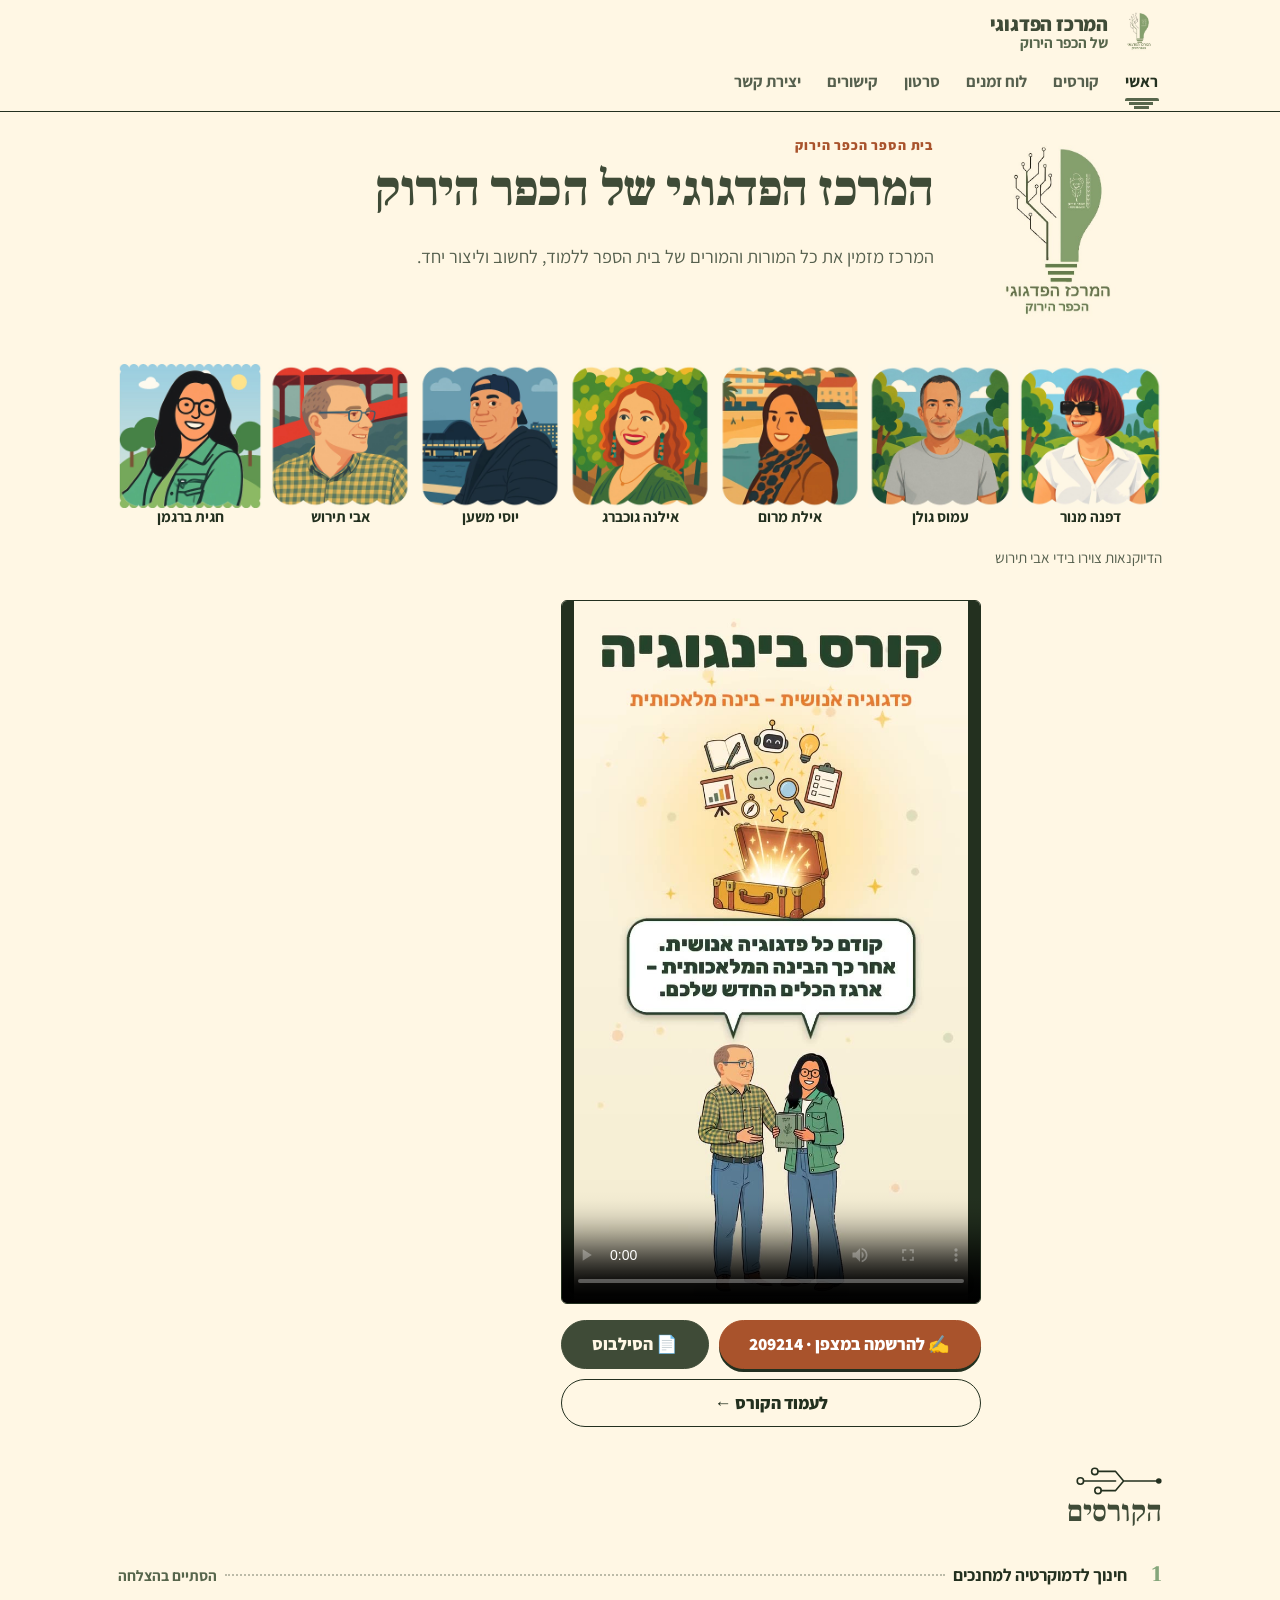
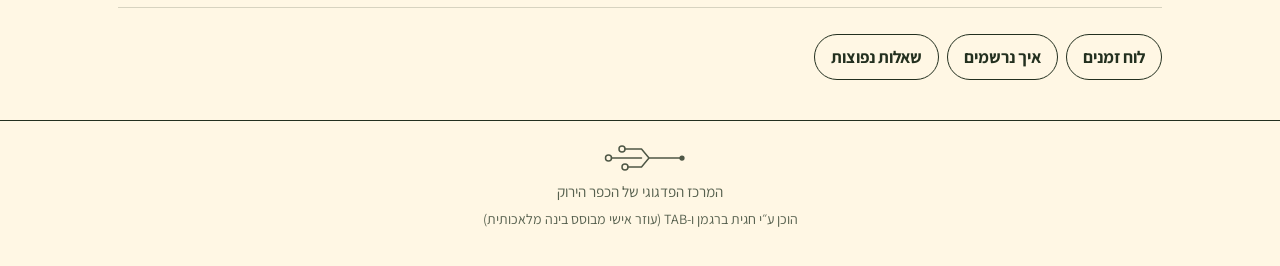
<file: index.html>
<!doctype html>
<html lang="he" dir="rtl" class="no-js">
<head>
<meta charset="utf-8">
<meta name="viewport" content="width=device-width, initial-scale=1, viewport-fit=cover">
<title>המרכז הפדגוגי של הכפר הירוק</title>
<meta name="description" content="המרכז הפדגוגי של בית הספר הכפר הירוק: הצוות, הקורסים למורות ולמורים, לוח הזמנים, ההזמנה למליאה והסרטון.">
<meta name="theme-color" content="#FFF7E4">
<link rel="icon" href="img/icon.png">
<link rel="apple-touch-icon" href="img/icon.png">
<link rel="preload" href="fonts/frank-hebrew.woff2" as="font" type="font/woff2" crossorigin>
<link rel="preload" href="fonts/assistant-hebrew.woff2" as="font" type="font/woff2" crossorigin>
<link rel="stylesheet" href="styles.css?v=3">
</head>
<body>
<a class="skip" href="#main">דילוג לתוכן</a>
<header class="masthead">
  <a class="brand" href="#home">
    <img src="img/logo.jpg" alt="" width="563" height="563">
    <span class="brand-text"><span class="brand-name">המרכז הפדגוגי</span><span class="brand-sub">של הכפר הירוק</span></span>
  </a>
  <nav class="tabs-wrap" aria-label="לשוניות האתר">
    <div class="tabs" role="tablist" aria-label="לשוניות האתר">
      <a role="tab" id="tab-home" href="#home" aria-controls="home" class="tab">ראשי</a>
      <a role="tab" id="tab-courses" href="#courses" aria-controls="courses" class="tab">קורסים</a>
      <a role="tab" id="tab-schedule" href="#schedule" aria-controls="schedule" class="tab">לוח זמנים</a>
      <a role="tab" id="tab-video" href="#video" aria-controls="video" class="tab">סרטון</a>
      <a role="tab" id="tab-links" href="#links" aria-controls="links" class="tab">קישורים</a>
      <a role="tab" id="tab-contact" href="#contact" aria-controls="contact" class="tab">יצירת קשר</a>
    </div>
  </nav>
</header>

<main id="main" tabindex="-1">

  <section id="home" class="panel" role="tabpanel" aria-labelledby="tab-home">
    <div class="intro">
      <img class="intro-logo" src="img/logo.jpg" alt="לוגו המרכז הפדגוגי" width="563" height="563">
      <div class="intro-text">
        <p class="kicker">בית הספר הכפר הירוק</p>
        <h1>המרכז הפדגוגי של הכפר הירוק</h1>
        <p class="lead">המרכז מזמין את כל המורות והמורים של בית הספר ללמוד, לחשוב וליצור יחד.</p>
      </div>
    </div>

    <ul class="strip" aria-label="צוות המרכז">
        <li><img src="img/team/dafna.jpg" alt="" width="640" height="640"><span>דפנה מנור</span></li>
        <li><img src="img/team/amos.jpg" alt="" width="640" height="640"><span>עמוס גולן</span></li>
        <li><img src="img/team/ayelet.jpg" alt="" width="640" height="640"><span>אילת מרום</span></li>
        <li><img src="img/team/ilana.jpg" alt="" width="640" height="640"><span>אילנה גוכברג</span></li>
        <li><img src="img/team/yossi.jpg" alt="" width="640" height="640"><span>יוסי משען</span></li>
        <li><img src="img/team/avi.jpg" alt="" width="640" height="640"><span>אבי תירוש</span></li>
        <li><img src="img/team/hagit.jpg" alt="" width="640" height="640"><span>חגית ברגמן</span></li>
    </ul>
    <p class="strip-note">הדיוקנאות צוירו בידי אבי תירוש</p>

    <section class="block video-block home-video" aria-label="הסרטון של הקורס בינגוגיה">
      <div class="video-frame"><video controls playsinline preload="metadata" poster="media/bingogia-poster.jpg?v=4" width="720" height="1280"><source src="media/bingogia.mp4?v=7" type="video/mp4">הדפדפן לא מצליח להציג את הסרטון.</video></div>
      <div class="video-actions hero-cta">
        <a class="button primary reg-btn" data-reg="bingogia" href="#course-mi">✍️ להרשמה במצפן · 209214</a>
        <a class="button syllabus-btn" href="https://docs.google.com/document/d/1qTAYgUWf7dlPxZeC2P3mtBeNlJWNF5y7/edit?rtpof=true&amp;sd=true" target="_blank" rel="noopener">📄 הסילבוס</a>
        <a class="button ghost" href="#course-mi">לעמוד הקורס ←</a>
      </div>
    </section>

    <h2 class="rule-title">הקורסים</h2>
    <ol class="index">
      <li><a href="#course-democracy"><span class="ix-title">חינוך לדמוקרטיה למחנכים</span><span class="ix-lead"></span><span class="ix-meta">הסתיים בהצלחה</span></a></li>
    </ol>

    <ul class="quick">
      <li><a href="#schedule">לוח זמנים</a></li>
      <li><a href="#register">איך נרשמים</a></li>
      <li><a href="#faq">שאלות נפוצות</a></li>
    </ul>
  </section>

  <section id="courses" class="panel" role="tabpanel" aria-labelledby="tab-courses">
    <h1 class="page-title">קורסים</h1>
    <p class="lead">קורסים לפיתוח מקצועי למורות ולמורים של בית הספר. בכל קורס יש עמוד עם כל הפרטים.</p>
    <div class="course-cards">
      <a class="course-card" href="#course-mi">
        <div class="cc-img pair"><img src="img/team/hagit.jpg" alt="" width="640" height="640" loading="lazy"><img src="img/team/avi.jpg" alt="" width="640" height="640" loading="lazy"></div>
        <div class="cc-body">
          <p class="status open">נפתח ב־17.11.2026</p>
          <h2>בינגוגיה</h2>
          <p class="cc-sub">פדגוגיה אנושית – בינה מלאכותית</p>
          <p class="cc-lead">מובילים: חגית ברגמן ואבי תירוש</p>
          <p class="cc-meta">10 מפגשים · 17.11.2026 עד 1.6.2027</p>
          <span class="more">לעמוד הקורס ←</span>
        </div>
      </a>
      <a class="course-card done-card" href="#course-democracy">
        <div class="cc-img seal" aria-hidden="true"><span>הסתיים<br>בהצלחה</span></div>
        <div class="cc-body">
          <p class="status done">הסתיים בהצלחה</p>
          <h2>חינוך לדמוקרטיה</h2>
          <p class="cc-lead">קורס למחנכים</p>
          <span class="more">לעמוד הקורס ←</span>
        </div>
      </a>
    </div>
  </section>

  <section id="course-mi" class="panel course" role="tabpanel" aria-labelledby="tab-courses">
    <a class="back" href="#courses">→ כל הקורסים</a>
    <header class="course-head stack">
      <div class="pair"><img src="img/team/hagit.jpg" alt="" width="640" height="640"><img src="img/team/avi.jpg" alt="" width="640" height="640"></div>
      <div>
        <p class="status open">נפתח ב־17.11.2026</p>
        <h1>בינגוגיה</h1>
        <p class="subtitle">פדגוגיה אנושית – בינה מלאכותית</p>
        <p class="byline">מובילים: <strong>חגית ברגמן ואבי תירוש</strong></p>
      </div>
    </header>
    <div class="course-actions reg-box">
      <p class="reg-title"><b>איך נרשמים במצפן</b></p>
      <ol class="reg-steps">
        <li>לוחצים על הכפתור למטה. נפתח אתר מצפן של משרד החינוך.</li>
        <li>מזדהים עם פרטי ההזדהות של משרד החינוך (שם משתמש וסיסמה, או הזדהות חכמה).</li>
        <li>אם לא נפתח ישר עמוד הקורס: בשדה החיפוש מקלידים רק את המספר <b>209214</b>.</li>
        <li>מוודאים ששם הקורס הוא <b>התיישבותי - הכפר הירוק: פדגוגיה אנושית - בינה מלאכותית</b>, ולוחצים על הרשמה.</li>
      </ol>
      <a class="button primary big reg-btn" data-reg="bingogia" href="#course-mi">✍️ להרשמה במצפן · 209214</a>
      <p class="small">צריכים עזרה? פנו לחגית או לאבי.</p>
    </div>
    <blockquote class="quote"><p>הבינה המלאכותית עונה על ׳מה׳ — אצלנו מתחילים מ׳מי׳: מי המורה? מי התלמיד?</p></blockquote>
    <dl class="facts">
      <div><dt>מפגשים</dt><dd>10 מפגשים, כולל מליאה ומליאת סיכום</dd></div>
      <div><dt>פתיחה</dt><dd>יום שלישי, 17.11.2026</dd></div>
      <div><dt>סיום</dt><dd>מליאת סיכום, 1.6.2027</dd></div>
      <div><dt>שעות ומקום</dt><dd>14:25–16:20<br>בניין המעבדות, מעבדת כימיה</dd></div>
    </dl>

    <section class="block video-block" aria-labelledby="mi-video">
      <h2 id="mi-video">הסרטון של הקורס</h2>
      <div class="video-frame"><video id="bingogia-video" controls playsinline preload="metadata" poster="media/bingogia-poster.jpg?v=4" width="720" height="1280"><source src="media/bingogia.mp4?v=7" type="video/mp4">הדפדפן לא מצליח להציג את הסרטון. <a href="media/bingogia.mp4?v=7">להורדת הסרטון</a></video></div>
      <div class="video-actions">
        <a class="button syllabus-btn" href="https://docs.google.com/document/d/1qTAYgUWf7dlPxZeC2P3mtBeNlJWNF5y7/edit?rtpof=true&amp;sd=true" target="_blank" rel="noopener">📄 הסילבוס של הקורס</a>
        <a class="button ghost site-btn" data-site="bingogia" href="#course-mi" target="_blank" rel="noopener" hidden>🌐 לאתר הקורס</a>
      </div>
    </section>

    <section class="block dates-block" id="mi-dates" aria-labelledby="mi-dates-title">
      <p class="eyebrow">שנת הלימודים תשפ״ז · 2026–2027</p>
      <h2 id="mi-dates-title">מועדי המפגשים</h2>
      <p class="dates-note">10 מפגשים · <b>14:25–16:20</b> · בניין המעבדות, מעבדת כימיה.</p>
      <ol class="date-grid">
        <li class="date-card">
          <span class="d-num" aria-hidden="true">1</span>
          <p class="d-main"><span class="visually-hidden">מפגש 1: </span><span class="d-day">יום שלישי</span><time class="d-date" datetime="2026-11-17">17.11.2026</time></p>
          <a class="d-cal" href="https://calendar.google.com/calendar/render?action=TEMPLATE&amp;text=%D7%91%D7%99%D7%A0%D7%92%D7%95%D7%92%D7%99%D7%94%20%E2%80%93%20%D7%9E%D7%A4%D7%92%D7%A9%201&amp;dates=20261117T142500/20261117T162000&amp;details=%D7%A7%D7%95%D7%A8%D7%A1%20%D7%91%D7%99%D7%A0%D7%92%D7%95%D7%92%D7%99%D7%94%20%E2%80%93%20%D7%A4%D7%93%D7%92%D7%95%D7%92%D7%99%D7%94%20%D7%90%D7%A0%D7%95%D7%A9%D7%99%D7%AA%2C%20%D7%91%D7%99%D7%A0%D7%94%20%D7%9E%D7%9C%D7%90%D7%9B%D7%95%D7%AA%D7%99%D7%AA.%20%D7%9E%D7%95%D7%91%D7%99%D7%9C%D7%99%D7%9D%3A%20%D7%97%D7%92%D7%99%D7%AA%20%D7%91%D7%A8%D7%92%D7%9E%D7%9F%20%D7%95%D7%90%D7%91%D7%99%20%D7%AA%D7%99%D7%A8%D7%95%D7%A9.%20%D7%94%D7%A9%D7%A2%D7%95%D7%AA%2014%3A25%E2%80%9316%3A20%2C%20%D7%91%D7%A0%D7%99%D7%99%D7%9F%20%D7%94%D7%9E%D7%A2%D7%91%D7%93%D7%95%D7%AA%2C%20%D7%9E%D7%A2%D7%91%D7%93%D7%AA%20%D7%9B%D7%99%D7%9E%D7%99%D7%94.%20X%23course-mi&amp;ctz=Asia/Jerusalem" target="_blank" rel="noopener" aria-label="הוספת מפגש 1 (17.11.2026) ליומן גוגל">📅 ליומן גוגל</a>
        </li>
        <li class="date-card">
          <span class="d-num" aria-hidden="true">2</span>
          <p class="d-main"><span class="visually-hidden">מפגש 2: </span><span class="d-day">יום שלישי</span><time class="d-date" datetime="2026-12-01">1.12.2026</time></p>
          <a class="d-cal" href="https://calendar.google.com/calendar/render?action=TEMPLATE&amp;text=%D7%91%D7%99%D7%A0%D7%92%D7%95%D7%92%D7%99%D7%94%20%E2%80%93%20%D7%9E%D7%A4%D7%92%D7%A9%202&amp;dates=20261201T142500/20261201T162000&amp;details=%D7%A7%D7%95%D7%A8%D7%A1%20%D7%91%D7%99%D7%A0%D7%92%D7%95%D7%92%D7%99%D7%94%20%E2%80%93%20%D7%A4%D7%93%D7%92%D7%95%D7%92%D7%99%D7%94%20%D7%90%D7%A0%D7%95%D7%A9%D7%99%D7%AA%2C%20%D7%91%D7%99%D7%A0%D7%94%20%D7%9E%D7%9C%D7%90%D7%9B%D7%95%D7%AA%D7%99%D7%AA.%20%D7%9E%D7%95%D7%91%D7%99%D7%9C%D7%99%D7%9D%3A%20%D7%97%D7%92%D7%99%D7%AA%20%D7%91%D7%A8%D7%92%D7%9E%D7%9F%20%D7%95%D7%90%D7%91%D7%99%20%D7%AA%D7%99%D7%A8%D7%95%D7%A9.%20%D7%94%D7%A9%D7%A2%D7%95%D7%AA%2014%3A25%E2%80%9316%3A20%2C%20%D7%91%D7%A0%D7%99%D7%99%D7%9F%20%D7%94%D7%9E%D7%A2%D7%91%D7%93%D7%95%D7%AA%2C%20%D7%9E%D7%A2%D7%91%D7%93%D7%AA%20%D7%9B%D7%99%D7%9E%D7%99%D7%94.%20X%23course-mi&amp;ctz=Asia/Jerusalem" target="_blank" rel="noopener" aria-label="הוספת מפגש 2 (1.12.2026) ליומן גוגל">📅 ליומן גוגל</a>
        </li>
        <li class="date-card">
          <span class="d-num" aria-hidden="true">3</span>
          <p class="d-main"><span class="visually-hidden">מפגש 3: </span><span class="d-day">יום שלישי</span><time class="d-date" datetime="2026-12-15">15.12.2026</time></p>
          <a class="d-cal" href="https://calendar.google.com/calendar/render?action=TEMPLATE&amp;text=%D7%91%D7%99%D7%A0%D7%92%D7%95%D7%92%D7%99%D7%94%20%E2%80%93%20%D7%9E%D7%A4%D7%92%D7%A9%203&amp;dates=20261215T142500/20261215T162000&amp;details=%D7%A7%D7%95%D7%A8%D7%A1%20%D7%91%D7%99%D7%A0%D7%92%D7%95%D7%92%D7%99%D7%94%20%E2%80%93%20%D7%A4%D7%93%D7%92%D7%95%D7%92%D7%99%D7%94%20%D7%90%D7%A0%D7%95%D7%A9%D7%99%D7%AA%2C%20%D7%91%D7%99%D7%A0%D7%94%20%D7%9E%D7%9C%D7%90%D7%9B%D7%95%D7%AA%D7%99%D7%AA.%20%D7%9E%D7%95%D7%91%D7%99%D7%9C%D7%99%D7%9D%3A%20%D7%97%D7%92%D7%99%D7%AA%20%D7%91%D7%A8%D7%92%D7%9E%D7%9F%20%D7%95%D7%90%D7%91%D7%99%20%D7%AA%D7%99%D7%A8%D7%95%D7%A9.%20%D7%94%D7%A9%D7%A2%D7%95%D7%AA%2014%3A25%E2%80%9316%3A20%2C%20%D7%91%D7%A0%D7%99%D7%99%D7%9F%20%D7%94%D7%9E%D7%A2%D7%91%D7%93%D7%95%D7%AA%2C%20%D7%9E%D7%A2%D7%91%D7%93%D7%AA%20%D7%9B%D7%99%D7%9E%D7%99%D7%94.%20X%23course-mi&amp;ctz=Asia/Jerusalem" target="_blank" rel="noopener" aria-label="הוספת מפגש 3 (15.12.2026) ליומן גוגל">📅 ליומן גוגל</a>
        </li>
        <li class="date-card">
          <span class="d-num" aria-hidden="true">4</span>
          <p class="d-main"><span class="visually-hidden">מפגש 4: </span><span class="d-day">יום שלישי</span><time class="d-date" datetime="2026-12-29">29.12.2026</time></p>
          <a class="d-cal" href="https://calendar.google.com/calendar/render?action=TEMPLATE&amp;text=%D7%91%D7%99%D7%A0%D7%92%D7%95%D7%92%D7%99%D7%94%20%E2%80%93%20%D7%9E%D7%A4%D7%92%D7%A9%204&amp;dates=20261229T142500/20261229T162000&amp;details=%D7%A7%D7%95%D7%A8%D7%A1%20%D7%91%D7%99%D7%A0%D7%92%D7%95%D7%92%D7%99%D7%94%20%E2%80%93%20%D7%A4%D7%93%D7%92%D7%95%D7%92%D7%99%D7%94%20%D7%90%D7%A0%D7%95%D7%A9%D7%99%D7%AA%2C%20%D7%91%D7%99%D7%A0%D7%94%20%D7%9E%D7%9C%D7%90%D7%9B%D7%95%D7%AA%D7%99%D7%AA.%20%D7%9E%D7%95%D7%91%D7%99%D7%9C%D7%99%D7%9D%3A%20%D7%97%D7%92%D7%99%D7%AA%20%D7%91%D7%A8%D7%92%D7%9E%D7%9F%20%D7%95%D7%90%D7%91%D7%99%20%D7%AA%D7%99%D7%A8%D7%95%D7%A9.%20%D7%94%D7%A9%D7%A2%D7%95%D7%AA%2014%3A25%E2%80%9316%3A20%2C%20%D7%91%D7%A0%D7%99%D7%99%D7%9F%20%D7%94%D7%9E%D7%A2%D7%91%D7%93%D7%95%D7%AA%2C%20%D7%9E%D7%A2%D7%91%D7%93%D7%AA%20%D7%9B%D7%99%D7%9E%D7%99%D7%94.%20X%23course-mi&amp;ctz=Asia/Jerusalem" target="_blank" rel="noopener" aria-label="הוספת מפגש 4 (29.12.2026) ליומן גוגל">📅 ליומן גוגל</a>
        </li>
        <li class="date-card">
          <span class="d-num" aria-hidden="true">5</span>
          <p class="d-main"><span class="visually-hidden">מפגש 5: </span><span class="d-day">יום שלישי</span><time class="d-date" datetime="2027-01-05">5.1.2027</time></p>
          <a class="d-cal" href="https://calendar.google.com/calendar/render?action=TEMPLATE&amp;text=%D7%91%D7%99%D7%A0%D7%92%D7%95%D7%92%D7%99%D7%94%20%E2%80%93%20%D7%9E%D7%A4%D7%92%D7%A9%205&amp;dates=20270105T142500/20270105T162000&amp;details=%D7%A7%D7%95%D7%A8%D7%A1%20%D7%91%D7%99%D7%A0%D7%92%D7%95%D7%92%D7%99%D7%94%20%E2%80%93%20%D7%A4%D7%93%D7%92%D7%95%D7%92%D7%99%D7%94%20%D7%90%D7%A0%D7%95%D7%A9%D7%99%D7%AA%2C%20%D7%91%D7%99%D7%A0%D7%94%20%D7%9E%D7%9C%D7%90%D7%9B%D7%95%D7%AA%D7%99%D7%AA.%20%D7%9E%D7%95%D7%91%D7%99%D7%9C%D7%99%D7%9D%3A%20%D7%97%D7%92%D7%99%D7%AA%20%D7%91%D7%A8%D7%92%D7%9E%D7%9F%20%D7%95%D7%90%D7%91%D7%99%20%D7%AA%D7%99%D7%A8%D7%95%D7%A9.%20%D7%94%D7%A9%D7%A2%D7%95%D7%AA%2014%3A25%E2%80%9316%3A20%2C%20%D7%91%D7%A0%D7%99%D7%99%D7%9F%20%D7%94%D7%9E%D7%A2%D7%91%D7%93%D7%95%D7%AA%2C%20%D7%9E%D7%A2%D7%91%D7%93%D7%AA%20%D7%9B%D7%99%D7%9E%D7%99%D7%94.%20X%23course-mi&amp;ctz=Asia/Jerusalem" target="_blank" rel="noopener" aria-label="הוספת מפגש 5 (5.1.2027) ליומן גוגל">📅 ליומן גוגל</a>
        </li>
        <li class="date-card key">
          <span class="d-num" aria-hidden="true">6</span>
          <p class="d-main"><span class="visually-hidden">מפגש 6: </span><span class="d-day">יום חמישי</span><time class="d-date" datetime="2027-01-21">21.1.2027</time></p>
          <span class="d-tag">מליאה</span><a class="d-cal" href="https://calendar.google.com/calendar/render?action=TEMPLATE&amp;text=%D7%9E%D7%9C%D7%99%D7%90%D7%AA%20%D7%94%D7%9E%D7%A8%D7%9B%D7%96%20%D7%94%D7%A4%D7%93%D7%92%D7%95%D7%92%D7%99&amp;dates=20270121/20270122&amp;details=%D7%A7%D7%95%D7%A8%D7%A1%20%D7%91%D7%99%D7%A0%D7%92%D7%95%D7%92%D7%99%D7%94%20%E2%80%93%20%D7%A4%D7%93%D7%92%D7%95%D7%92%D7%99%D7%94%20%D7%90%D7%A0%D7%95%D7%A9%D7%99%D7%AA%2C%20%D7%91%D7%99%D7%A0%D7%94%20%D7%9E%D7%9C%D7%90%D7%9B%D7%95%D7%AA%D7%99%D7%AA.%20%D7%9E%D7%95%D7%91%D7%99%D7%9C%D7%99%D7%9D%3A%20%D7%97%D7%92%D7%99%D7%AA%20%D7%91%D7%A8%D7%92%D7%9E%D7%9F%20%D7%95%D7%90%D7%91%D7%99%20%D7%AA%D7%99%D7%A8%D7%95%D7%A9.%20%D7%94%D7%A9%D7%A2%D7%95%D7%AA%2014%3A25%E2%80%9316%3A20%2C%20%D7%91%D7%A0%D7%99%D7%99%D7%9F%20%D7%94%D7%9E%D7%A2%D7%91%D7%93%D7%95%D7%AA%2C%20%D7%9E%D7%A2%D7%91%D7%93%D7%AA%20%D7%9B%D7%99%D7%9E%D7%99%D7%94.%20X%23course-mi&amp;ctz=Asia/Jerusalem" target="_blank" rel="noopener" aria-label="הוספת מפגש 6 (21.1.2027) ליומן גוגל">📅 ליומן גוגל</a>
        </li>
        <li class="date-card">
          <span class="d-num" aria-hidden="true">7</span>
          <p class="d-main"><span class="visually-hidden">מפגש 7: </span><span class="d-day">יום שלישי</span><time class="d-date" datetime="2027-02-02">2.2.2027</time></p>
          <a class="d-cal" href="https://calendar.google.com/calendar/render?action=TEMPLATE&amp;text=%D7%91%D7%99%D7%A0%D7%92%D7%95%D7%92%D7%99%D7%94%20%E2%80%93%20%D7%9E%D7%A4%D7%92%D7%A9%207&amp;dates=20270202T142500/20270202T162000&amp;details=%D7%A7%D7%95%D7%A8%D7%A1%20%D7%91%D7%99%D7%A0%D7%92%D7%95%D7%92%D7%99%D7%94%20%E2%80%93%20%D7%A4%D7%93%D7%92%D7%95%D7%92%D7%99%D7%94%20%D7%90%D7%A0%D7%95%D7%A9%D7%99%D7%AA%2C%20%D7%91%D7%99%D7%A0%D7%94%20%D7%9E%D7%9C%D7%90%D7%9B%D7%95%D7%AA%D7%99%D7%AA.%20%D7%9E%D7%95%D7%91%D7%99%D7%9C%D7%99%D7%9D%3A%20%D7%97%D7%92%D7%99%D7%AA%20%D7%91%D7%A8%D7%92%D7%9E%D7%9F%20%D7%95%D7%90%D7%91%D7%99%20%D7%AA%D7%99%D7%A8%D7%95%D7%A9.%20%D7%94%D7%A9%D7%A2%D7%95%D7%AA%2014%3A25%E2%80%9316%3A20%2C%20%D7%91%D7%A0%D7%99%D7%99%D7%9F%20%D7%94%D7%9E%D7%A2%D7%91%D7%93%D7%95%D7%AA%2C%20%D7%9E%D7%A2%D7%91%D7%93%D7%AA%20%D7%9B%D7%99%D7%9E%D7%99%D7%94.%20X%23course-mi&amp;ctz=Asia/Jerusalem" target="_blank" rel="noopener" aria-label="הוספת מפגש 7 (2.2.2027) ליומן גוגל">📅 ליומן גוגל</a>
        </li>
        <li class="date-card">
          <span class="d-num" aria-hidden="true">8</span>
          <p class="d-main"><span class="visually-hidden">מפגש 8: </span><span class="d-day">יום שלישי</span><time class="d-date" datetime="2027-02-16">16.2.2027</time></p>
          <a class="d-cal" href="https://calendar.google.com/calendar/render?action=TEMPLATE&amp;text=%D7%91%D7%99%D7%A0%D7%92%D7%95%D7%92%D7%99%D7%94%20%E2%80%93%20%D7%9E%D7%A4%D7%92%D7%A9%208&amp;dates=20270216T142500/20270216T162000&amp;details=%D7%A7%D7%95%D7%A8%D7%A1%20%D7%91%D7%99%D7%A0%D7%92%D7%95%D7%92%D7%99%D7%94%20%E2%80%93%20%D7%A4%D7%93%D7%92%D7%95%D7%92%D7%99%D7%94%20%D7%90%D7%A0%D7%95%D7%A9%D7%99%D7%AA%2C%20%D7%91%D7%99%D7%A0%D7%94%20%D7%9E%D7%9C%D7%90%D7%9B%D7%95%D7%AA%D7%99%D7%AA.%20%D7%9E%D7%95%D7%91%D7%99%D7%9C%D7%99%D7%9D%3A%20%D7%97%D7%92%D7%99%D7%AA%20%D7%91%D7%A8%D7%92%D7%9E%D7%9F%20%D7%95%D7%90%D7%91%D7%99%20%D7%AA%D7%99%D7%A8%D7%95%D7%A9.%20%D7%94%D7%A9%D7%A2%D7%95%D7%AA%2014%3A25%E2%80%9316%3A20%2C%20%D7%91%D7%A0%D7%99%D7%99%D7%9F%20%D7%94%D7%9E%D7%A2%D7%91%D7%93%D7%95%D7%AA%2C%20%D7%9E%D7%A2%D7%91%D7%93%D7%AA%20%D7%9B%D7%99%D7%9E%D7%99%D7%94.%20X%23course-mi&amp;ctz=Asia/Jerusalem" target="_blank" rel="noopener" aria-label="הוספת מפגש 8 (16.2.2027) ליומן גוגל">📅 ליומן גוגל</a>
        </li>
        <li class="date-card">
          <span class="d-num" aria-hidden="true">9</span>
          <p class="d-main"><span class="visually-hidden">מפגש 9: </span><span class="d-day">יום שלישי</span><time class="d-date" datetime="2027-03-16">16.3.2027</time></p>
          <a class="d-cal" href="https://calendar.google.com/calendar/render?action=TEMPLATE&amp;text=%D7%91%D7%99%D7%A0%D7%92%D7%95%D7%92%D7%99%D7%94%20%E2%80%93%20%D7%9E%D7%A4%D7%92%D7%A9%209&amp;dates=20270316T142500/20270316T162000&amp;details=%D7%A7%D7%95%D7%A8%D7%A1%20%D7%91%D7%99%D7%A0%D7%92%D7%95%D7%92%D7%99%D7%94%20%E2%80%93%20%D7%A4%D7%93%D7%92%D7%95%D7%92%D7%99%D7%94%20%D7%90%D7%A0%D7%95%D7%A9%D7%99%D7%AA%2C%20%D7%91%D7%99%D7%A0%D7%94%20%D7%9E%D7%9C%D7%90%D7%9B%D7%95%D7%AA%D7%99%D7%AA.%20%D7%9E%D7%95%D7%91%D7%99%D7%9C%D7%99%D7%9D%3A%20%D7%97%D7%92%D7%99%D7%AA%20%D7%91%D7%A8%D7%92%D7%9E%D7%9F%20%D7%95%D7%90%D7%91%D7%99%20%D7%AA%D7%99%D7%A8%D7%95%D7%A9.%20%D7%94%D7%A9%D7%A2%D7%95%D7%AA%2014%3A25%E2%80%9316%3A20%2C%20%D7%91%D7%A0%D7%99%D7%99%D7%9F%20%D7%94%D7%9E%D7%A2%D7%91%D7%93%D7%95%D7%AA%2C%20%D7%9E%D7%A2%D7%91%D7%93%D7%AA%20%D7%9B%D7%99%D7%9E%D7%99%D7%94.%20X%23course-mi&amp;ctz=Asia/Jerusalem" target="_blank" rel="noopener" aria-label="הוספת מפגש 9 (16.3.2027) ליומן גוגל">📅 ליומן גוגל</a>
        </li>
        <li class="date-card key">
          <span class="d-num" aria-hidden="true">10</span>
          <p class="d-main"><span class="visually-hidden">מפגש 10: </span><span class="d-day">יום שלישי</span><time class="d-date" datetime="2027-06-01">1.6.2027</time></p>
          <span class="d-tag">מליאת סיכום</span><a class="d-cal" href="https://calendar.google.com/calendar/render?action=TEMPLATE&amp;text=%D7%91%D7%99%D7%A0%D7%92%D7%95%D7%92%D7%99%D7%94%20%E2%80%93%20%D7%9E%D7%9C%D7%99%D7%90%D7%AA%20%D7%A1%D7%99%D7%9B%D7%95%D7%9D&amp;dates=20270601/20270602&amp;details=%D7%A7%D7%95%D7%A8%D7%A1%20%D7%91%D7%99%D7%A0%D7%92%D7%95%D7%92%D7%99%D7%94%20%E2%80%93%20%D7%A4%D7%93%D7%92%D7%95%D7%92%D7%99%D7%94%20%D7%90%D7%A0%D7%95%D7%A9%D7%99%D7%AA%2C%20%D7%91%D7%99%D7%A0%D7%94%20%D7%9E%D7%9C%D7%90%D7%9B%D7%95%D7%AA%D7%99%D7%AA.%20%D7%9E%D7%95%D7%91%D7%99%D7%9C%D7%99%D7%9D%3A%20%D7%97%D7%92%D7%99%D7%AA%20%D7%91%D7%A8%D7%92%D7%9E%D7%9F%20%D7%95%D7%90%D7%91%D7%99%20%D7%AA%D7%99%D7%A8%D7%95%D7%A9.%20%D7%94%D7%A9%D7%A2%D7%95%D7%AA%2014%3A25%E2%80%9316%3A20%2C%20%D7%91%D7%A0%D7%99%D7%99%D7%9F%20%D7%94%D7%9E%D7%A2%D7%91%D7%93%D7%95%D7%AA%2C%20%D7%9E%D7%A2%D7%91%D7%93%D7%AA%20%D7%9B%D7%99%D7%9E%D7%99%D7%94.%20X%23course-mi&amp;ctz=Asia/Jerusalem" target="_blank" rel="noopener" aria-label="הוספת מפגש 10 (1.6.2027) ליומן גוגל">📅 ליומן גוגל</a>
        </li>
      </ol>
      <div class="dates-actions">
        <a class="button cal-btn" href="bingogia-2026-27.ics?v=3" type="text/calendar">📅 הוספת המועדים ליומן</a>
        <p class="small">כל 10 המפגשים בלחיצה אחת – ליומן באייפון, באנדרואיד או באאוטלוק. ליומן גוגל: הקישור שליד כל מפגש.</p>
      </div>
    </section>

    <section class="block" aria-labelledby="mi-what">
      <h2 id="mi-what">מה בקורס</h2>
      <ol class="meetings steps">
        <li class="meeting"><span class="node" aria-hidden="true"></span><div><p class="m-label">מפגש ראשון</p><h3>קודם כל, מי</h3><p>הקורס נפתח בשאלות זהות של המורה: מי אני כמורה? ומשם, מי התלמידים שמולי.</p><p><a href="https://www.canva.com/design/DAHZ9ZLAWjk/BhgwC_bTdvHnxbU6k84mgw/view" target="_blank" rel="noopener">קישור למצגת ↗</a></p></div></li>
        <li class="meeting"><span class="node" aria-hidden="true"></span><div><p class="m-label">מפגש שני</p><h3>יומן כתיבה וגילוי</h3><p>יומן דיגיטלי שבנה אבי תירוש, ככלי לשאלות האלה: מקום לכתוב, לחזור ולגלות.</p><p><a href="https://discovery.glide.page/" target="_blank" rel="noopener">לפתיחת היומן ↗</a></p></div></li>
        <li class="meeting"><span class="node" aria-hidden="true"></span><div><p class="m-label">מפגש שלישי</p><h3>כלי בינה מלאכותית</h3><p>היכרות עם כלי בינה מלאכותית ושילובם בהוראה, ככלים שמחזירים את האנושיות לכיתה.</p></div></li>
      </ol>
    </section>
    <section class="block" aria-labelledby="mi-syllabus">
      <h2 id="mi-syllabus">סילבוס</h2>
      <p>תוכנית הקורס המלאה, במסמך הסילבוס.</p>
      <p><a class="button syllabus-btn" href="https://docs.google.com/document/d/1qTAYgUWf7dlPxZeC2P3mtBeNlJWNF5y7/edit?rtpof=true&amp;sd=true" target="_blank" rel="noopener">📄 הסילבוס של הקורס</a></p>
    </section>
    <p class="course-foot"><a class="button primary reg-btn" data-reg="bingogia" href="#course-mi">✍️ להרשמה במצפן · 209214</a> <a class="button" href="#register">איך נרשמים</a></p>
  </section>

  <section id="course-democracy" class="panel course" role="tabpanel" aria-labelledby="tab-courses">
    <a class="back" href="#courses">→ כל הקורסים</a>
    <header class="course-head">
      <div class="seal" aria-hidden="true"><span>הסתיים<br>בהצלחה</span></div>
      <div>
        <p class="status done">הסתיים בהצלחה</p>
        <h1>חינוך לדמוקרטיה</h1>
        <p class="subtitle">קורס למחנכים</p>
      </div>
    </header>
    <p class="lead">הקורס התקיים במרכז הפדגוגי והסתיים בהצלחה. תודה למחנכות ולמחנכים שהשתתפו. כאן ריכזנו את החומרים שאפשר לקחת מהקורס אל הכיתה.</p>

    <section class="block" aria-labelledby="dem-about">
      <h2 id="dem-about">מה עשינו בקורס</h2>
      <p>שבעה מפגשים על חינוך פוליטי לדמוקרטיה: מה התפקיד שלנו כמחנכים כשהדמוקרטיה במשבר, למה אנחנו נמנעים לפעמים מלדבר עם בני הנוער על נושאים שחשובים לנו, ואיך פותחים בכיתה שיחה על נושאים טעונים בשנת בחירות. הקורס הועבר בשיתוף המגדלור והחלוץ.</p>
      <blockquote class="dem-quote"><p>״חינוך לדמוקרטיה כשהיא בקונצנזוס אינו שווה לחינוך לדמוקרטיה כשהיא במשבר״</p><footer>המסר המרכזי של המפגש השני</footer></blockquote>
      <ol class="dem-topics">
        <li><span class="node" aria-hidden="true">1</span>למה לי פוליטיקה עכשיו?</li>
        <li><span class="node" aria-hidden="true">2</span>חינוך פוליטי לדמוקרטיה ליברלית במשבר</li>
        <li><span class="node" aria-hidden="true">3</span>על מה הבחירות האלה בכלל?</li>
        <li><span class="node" aria-hidden="true">4</span>משבר הדמוקרטיה הליברלית</li>
        <li><span class="node" aria-hidden="true">5</span>תפקיד החינוך במשבר הדמוקרטיה הליברלית</li>
        <li><span class="node" aria-hidden="true">6</span>חינוך פוליטי: חינוך לשם מה? (סדנה)</li>
        <li><span class="node" aria-hidden="true">7</span>מיומנויות דמוקרטיות</li>
      </ol>
    </section>

    <section class="block wide" aria-labelledby="dem-materials">
      <h2 id="dem-materials">חומרים מהקורס</h2>
      <p class="small">מערכים, דפי עבודה ומצגות שעברנו בקורס. אפשר לפתוח בטלפון, להוריד ולהדפיס.</p>
      <ul class="materials">
        <li class="material">
          <a class="m-thumb" href="media/democracy/identities-table.pdf" target="_blank" rel="noopener" tabindex="-1" aria-hidden="true"><img src="media/democracy/identities-table-thumb.jpg" alt="" width="397" height="560" loading="lazy"></a>
          <div class="m-body">
            <p class="m-kind">דף עבודה · PDF · עמוד אחד</p>
            <h3>טבלת הזהויות</h3>
            <p>מתודת פתיחה מהמפגש הראשון: דף עם זהויות כמו תלמיד.ה, חילוני.ת, מנהיג.ה, גאה ועוד. כל תלמיד מסמן את הזהויות שלו, ומשם נפתחת שיחה על זהות ושייכות.</p>
            <p class="m-actions"><a class="button" href="media/democracy/identities-table.pdf" target="_blank" rel="noopener">פתיחה</a><a class="button ghost" href="media/democracy/identities-table.pdf" download>הורדה</a></p>
          </div>
        </li>
        <li class="material">
          <a class="m-thumb" href="media/democracy/timeline-axis.pdf" target="_blank" rel="noopener" tabindex="-1" aria-hidden="true"><img src="media/democracy/timeline-axis-thumb.jpg" alt="" width="560" height="315" loading="lazy"></a>
          <div class="m-body">
            <p class="m-kind">דף עבודה · PDF · עמוד אחד</p>
            <h3>ציר הזמן</h3>
            <p>מתודה שנייה מהמפגש הראשון: ציר ריק, ציר זמן עד 2026 וציר עוצמה. מסמנים עליו אירועים ומשרטטים איך עוצמתם השתנתה, ומשם יוצאים לדיון.</p>
            <p class="m-actions"><a class="button" href="media/democracy/timeline-axis.pdf" target="_blank" rel="noopener">פתיחה</a><a class="button ghost" href="media/democracy/timeline-axis.pdf" download>הורדה</a></p>
          </div>
        </li>
        <li class="material">
          <a class="m-thumb" href="media/democracy/democracy-museum-activity.jpg" target="_blank" rel="noopener" tabindex="-1" aria-hidden="true"><img src="media/democracy/democracy-museum-activity.jpg" alt="" width="1600" height="901" loading="lazy"></a>
          <div class="m-body">
            <p class="m-kind">פעילות · שקף</p>
            <h3>מוזיאון (נסיגת) הדמוקרטיה</h3>
            <p>פעילות תחנות: ברחבי החדר תלויות תמונות מהמציאות. כל אחד מסמן במדבקות צבעוניות אם הנושא מטריד אותו, מעניין את התלמידים, או קשור לתפקידו בבית הספר, ומדרג מ־1 עד 3.</p>
            <p class="m-actions"><a class="button" href="media/democracy/democracy-museum-activity.jpg" target="_blank" rel="noopener">לשקף המלא</a></p>
          </div>
        </li>
        <li class="material">
          <a class="m-thumb" href="media/democracy/populism-yonatan-levi.pdf" target="_blank" rel="noopener" tabindex="-1" aria-hidden="true"><img src="media/democracy/populism-yonatan-levi-thumb.jpg" alt="" width="560" height="315" loading="lazy"></a>
          <div class="m-body">
            <p class="m-kind">מצגת · PDF · 39 שקפים</p>
            <h3>פופוליזם: מדריך למשתמש.ת</h3>
            <p>המצגת של ד״ר יונתן לוי מההרצאה על משבר הדמוקרטיה: מה זה פופוליזם ואיך מזהים אותו. בסיס טוב לשיעור על פופוליזם וליברליזם.</p>
            <p class="m-actions"><a class="button" href="media/democracy/populism-yonatan-levi.pdf" target="_blank" rel="noopener">פתיחה</a><a class="button ghost" href="media/democracy/populism-yonatan-levi.pdf" download>הורדה</a></p>
          </div>
        </li>
        <li class="material">
          <a class="m-thumb" href="media/democracy/tools-for-class-react.pdf" target="_blank" rel="noopener" tabindex="-1" aria-hidden="true"><img src="media/democracy/tools-for-class-react-thumb.jpg" alt="" width="396" height="560" loading="lazy"></a>
          <div class="m-body">
            <p class="m-kind">כלים לכיתה · PDF · 2 עמודים</p>
            <h3>כלים לכיתה: אפשר לדבר על זה</h3>
            <p>סיכום הסדנה: עקרונות ופרקטיקות לשיחה על נושאים טעונים בכיתה, כמו מיפוי נורמות, דיון מרובה נקודות מבט ועבודה עם דעות קדומות, עם קישורים למערכים.</p>
            <p class="m-actions"><a class="button" href="media/democracy/tools-for-class-react.pdf" target="_blank" rel="noopener">פתיחה</a><a class="button ghost" href="media/democracy/tools-for-class-react.pdf" download>הורדה</a></p>
          </div>
        </li>
        <li class="material">
          <a class="m-thumb" href="media/democracy/plan-a-real-discussion.jpg" target="_blank" rel="noopener" tabindex="-1" aria-hidden="true"><img src="media/democracy/plan-a-real-discussion.jpg" alt="" width="1440" height="870" loading="lazy"></a>
          <div class="m-body">
            <p class="m-kind">פעילות · שקף</p>
            <h3>בואו נתנסה בתכנון של דיון אמיתי</h3>
            <p>בוחרים נושא שמעניין ובוחרים כלי אחד, ועונים על ארבע שאלות: למה דווקא הוא? איזה רגש הוא יעורר בתלמידים? איזה כלי יעזור לי? מה אעשה בפועל בשיעור?</p>
            <p class="m-actions"><a class="button" href="media/democracy/plan-a-real-discussion.jpg" target="_blank" rel="noopener">לשקף המלא</a></p>
          </div>
        </li>
      </ul>
    </section>

    <section class="block wide" aria-labelledby="dem-links">
      <h2 id="dem-links">קישורים שעברו בקורס</h2>
      <p class="small">מערכי שיעור וקריאה נוספת ששותפו בקבוצת הקורס.</p>
      <ul class="link-list">
        <li><a class="link-card" href="https://ha-migdalor.co.il/lessons/an-educational-framework-for-an-election-year-in-a-time-of-democratic-crisis/" target="_blank" rel="noopener"><span class="lc-title">מתווה לחינוך בשנת בחירות</span><span class="lc-desc">מתווה ומערכי שיעור לשנת בחירות בזמן דמוקרטיה במשבר.</span><span class="lc-host">ha-migdalor.co.il</span></a></li>
        <li><a class="link-card" href="https://ha-migdalor.co.il/lessons/the-its-now-campaign-2026-elections/" target="_blank" rel="noopener"><span class="lc-title">״זה עכשיו״: בחירות 2026</span><span class="lc-desc">מקבץ תכנים לכיתה סביב הבחירות.</span><span class="lc-host">ha-migdalor.co.il</span></a></li>
        <li><a class="link-card" href="https://ha-migdalor.co.il/lessons/talking-current-events-an-interactive-session-with-political-reality/" target="_blank" rel="noopener"><span class="lc-title">מדברים אקטואליה</span><span class="lc-desc">כלי שהופך כתבה מהחדשות למתודה חינוכית.</span><span class="lc-host">ha-migdalor.co.il</span></a></li>
        <li><a class="link-card" href="https://ha-migdalor.co.il/lessons/compass-the-day-after-the-elections/" target="_blank" rel="noopener"><span class="lc-title">היום שאחרי הבחירות</span><span class="lc-desc">מקום לרגשות שהתוצאות מעוררות, והיכרות עם הרכבת הממשלה.</span><span class="lc-host">ha-migdalor.co.il</span></a></li>
        <li><a class="link-card" href="https://ha-migdalor.co.il/lessons/poulism/" target="_blank" rel="noopener"><span class="lc-title">מה זה בכלל פופוליזם?</span><span class="lc-desc">חומרים נוספים לשיעור על פופוליזם.</span><span class="lc-host">ha-migdalor.co.il</span></a></li>
        <li><a class="link-card" href="https://political-pedagogy.com/%D7%9E%D7%95%D7%93%D7%9C-react-2/" target="_blank" rel="noopener"><span class="lc-title">מודל REACT</span><span class="lc-desc">המודל והפרקטיקות מהסדנה ״אפשר לדבר על זה״.</span><span class="lc-host">political-pedagogy.com</span></a></li>
        <li><a class="link-card" href="https://telem.berl.org.il/14912/" target="_blank" rel="noopener"><span class="lc-title">חינוך פוליטי לדמוקרטיה במשבר</span><span class="lc-desc">מאמר מאת לאורה מילוא וד״ר עמיר אייזמן, המלצת קריאה מהמפגש השני.</span><span class="lc-host">telem.berl.org.il</span></a></li>
        <li><a class="link-card" href="https://open.spotify.com/episode/1OhXOCjKtKoG5ZV0pgmlrn" target="_blank" rel="noopener"><span class="lc-title">פודקאסט: מה זה פופוליזם?</span><span class="lc-desc">פרק עם ד״ר יונתן לוי, להאזנה לפני השיעור.</span><span class="lc-host">open.spotify.com</span></a></li>
      </ul>
    </section>
  </section>

  <section id="schedule" class="panel" role="tabpanel" aria-labelledby="tab-schedule">
    <h1 class="page-title">לוח זמנים</h1>
    <p class="lead">המועדים של המרכז במקום אחד. תאריכים שעוד לא נקבעו יתעדכנו כאן.</p>
    <ol class="timeline" id="timeline"></ol>
    <noscript><p>לוח הזמנים מוצג כשהדפדפן מאפשר JavaScript.</p></noscript>
  </section>

  <section id="video" class="panel" role="tabpanel" aria-labelledby="tab-video">
    <h1 class="page-title">הסרטון</h1>
    <p class="lead">ההזמנה של המרכז הפדגוגי, בסרטון קצר.</p>
    <div class="video-frame"><video controls playsinline preload="metadata" poster="media/poster.jpg?v=12" width="720" height="1280"><source src="media/merkaz_pedagogi.mp4?v=12" type="video/mp4">הדפדפן לא מצליח להציג את הסרטון. <a href="media/merkaz_pedagogi.mp4?v=12">להורדת הסרטון</a></video></div>
    <h2 class="video-sub">הסרטון של הקורס בינגוגיה</h2>
    <div class="video-frame"><video controls playsinline preload="none" poster="media/bingogia-poster.jpg?v=4" width="720" height="1280"><source src="media/bingogia.mp4?v=7" type="video/mp4">הדפדפן לא מצליח להציג את הסרטון. <a href="media/bingogia.mp4?v=7">להורדת הסרטון</a></video></div>
    <p class="center"><a class="button" href="#course-mi">לעמוד הקורס בינגוגיה ←</a></p>
  </section>

  <section id="links" class="panel" role="tabpanel" aria-labelledby="tab-links">
    <h1 class="page-title">קישורים שימושיים</h1>
    <article class="howto" id="register">
      <p class="eyebrow">איך נרשמים</p>
      <h2>נרשמים לקורס דרך מצפן</h2>
      <p><b>שם הקורס:</b> התיישבותי - הכפר הירוק: פדגוגיה אנושית - בינה מלאכותית<br><b>מספר פתרון הלמידה:</b> <b style="font-size:1.4em">209214</b></p>
      <ol class="howto-steps">
        <li>נכנסים למערכת מצפן בפורטל עובדי הוראה.</li>
        <li>מזדהים עם פרטי ההזדהות של משרד החינוך.</li>
        <li>בשדה החיפוש מקלידים רק את המספר 209214, ונרשמים.</li>
      </ol>
      <p><a class="button primary big reg-btn" data-reg="bingogia" href="#course-mi">✍️ להרשמה במצפן · 209214</a></p>
      <p class="reg-first">נרשמתם במצפן? מלאו גם את טופס הפרטים הקצר שלנו:</p>
      <p><a class="button reg-btn" data-reg="bingogia-form" href="#course-mi">📝 לטופס הפרטים</a></p>
      <p class="small">פרטי הרישום לכל קורס יפורסמו כאן. בכל שאלה, צוות המרכז ישמח לעזור.</p>
          </article>
    <ul class="link-list">
      <li><a class="link-card" href="https://poh.education.gov.il/professional-development/compass-system/" target="_blank" rel="noopener"><span class="lc-title">מערכת מצפן</span><span class="lc-desc">תכנון, רישום וניהול של הפיתוח המקצועי. הכניסה אחרי הזדהות.</span><span class="lc-host">poh.education.gov.il</span></a></li>
      <li><a class="link-card" href="https://poh.education.gov.il/" target="_blank" rel="noopener"><span class="lc-title">פורטל עובדי הוראה</span><span class="lc-desc">מידע אישי, פניות והודעות לעובדי הוראה.</span><span class="lc-host">poh.education.gov.il</span></a></li>
      <li><a class="link-card" href="https://pop.education.gov.il/" target="_blank" rel="noopener"><span class="lc-title">המרחב הפדגוגי</span><span class="lc-desc">רעיונות, פעילויות וכלים להוראה, לפי תחומי דעת ושלבי חינוך.</span><span class="lc-host">pop.education.gov.il</span></a></li>
      <li><a class="link-card" href="https://pop.education.gov.il/teaching-tools/ai-education/" target="_blank" rel="noopener"><span class="lc-title">בינה מלאכותית בחינוך</span><span class="lc-desc">העמוד של משרד החינוך על בינה מלאכותית בהוראה, במרחב הפדגוגי.</span><span class="lc-host">pop.education.gov.il</span></a></li>
      <li><a class="link-card" href="skills-gemini/"><span class="lc-title">מדריך: סקילים בג׳מיני</span><span class="lc-desc">מתקינים פעם אחת, וג׳מיני עובד לפי ההוראות שלכם. סרטון, ארבעה צעדים ושני סקילים להורדה.</span><span class="lc-host">המרכז הפדגוגי</span></a></li>
      <li><a class="link-card" href="https://discovery.glide.page/" target="_blank" rel="noopener"><span class="lc-title">יומן כתיבה וגילוי</span><span class="lc-desc">היומן הדיגיטלי שבנה אבי תירוש, חלק מהקורס בינגוגיה.</span><span class="lc-host">discovery.glide.page</span></a></li>
    </ul>
  </section>


  <section id="contact" class="panel" role="tabpanel" aria-labelledby="tab-contact">
    <h1 class="page-title">יצירת קשר</h1>
    <article class="contact">
      <p class="contact-main">לפרטים והרשמה פנו לצוות המרכז</p>
      <p>אפשר לפנות לכל אחד מחברי צוות המרכז, או למובילי הקורסים:</p>
      <ul class="contact-list">
        <li><span>בינגוגיה · פדגוגיה אנושית – בינה מלאכותית</span><strong>חגית ברגמן ואבי תירוש</strong></li>
      </ul>
    </article>
    <section class="block faq" id="faq" aria-labelledby="faq-title">
      <h2 id="faq-title">שאלות נפוצות</h2>
      <details><summary>איך נרשמים לקורס?</summary><p>דרך מערכת מצפן בפורטל עובדי הוראה. ההסבר והקישור נמצאים <a href="#register">בלשונית הקישורים</a>. פרטי הרישום לכל קורס יפורסמו באתר. לקורס בינגוגיה נרשמים במצפן לפי מספר פתרון הלמידה 209214.</p></details>
      <details><summary>למי מיועדים הקורסים?</summary><p>לכל צוות בית הספר. בעמוד של כל קורס כתוב אם הוא מיועד לקהל מסוים.</p></details>
      <details><summary>מה מקבלים בסיום קורס?</summary><p>פרטי ההכרה יפורסמו עם כל קורס.</p></details>
      <details><summary>מתי מתקיימת המליאה?</summary><p>המליאה תתקיים ביום חמישי, 21.1.2027. פרטים נוספים כאן באתר וב<a href="#schedule">לוח הזמנים</a>.</p></details>
      <details><summary>איפה רואים את הסילבוס?</summary><p>בעמוד של כל קורס, <a href="#courses">בלשונית הקורסים</a>. הסילבוס של בינגוגיה נמצא <a href="#course-mi">בעמוד הקורס</a>, מתחת לסרטון.</p></details>
    </section>
  </section>

</main>

<footer class="site-footer">
  <img src="img/branch.svg" alt="" width="120" height="40">
  <p>המרכז הפדגוגי של הכפר הירוק</p>
  <p class="credit">הוכן ע״י חגית ברגמן ו-TAB (עוזר אישי מבוסס בינה מלאכותית)</p>
</footer>
<div id="toast" class="toast" role="status" aria-live="polite" hidden></div>
<script src="script.js?v=4"></script>
</body>
</html>
</file>
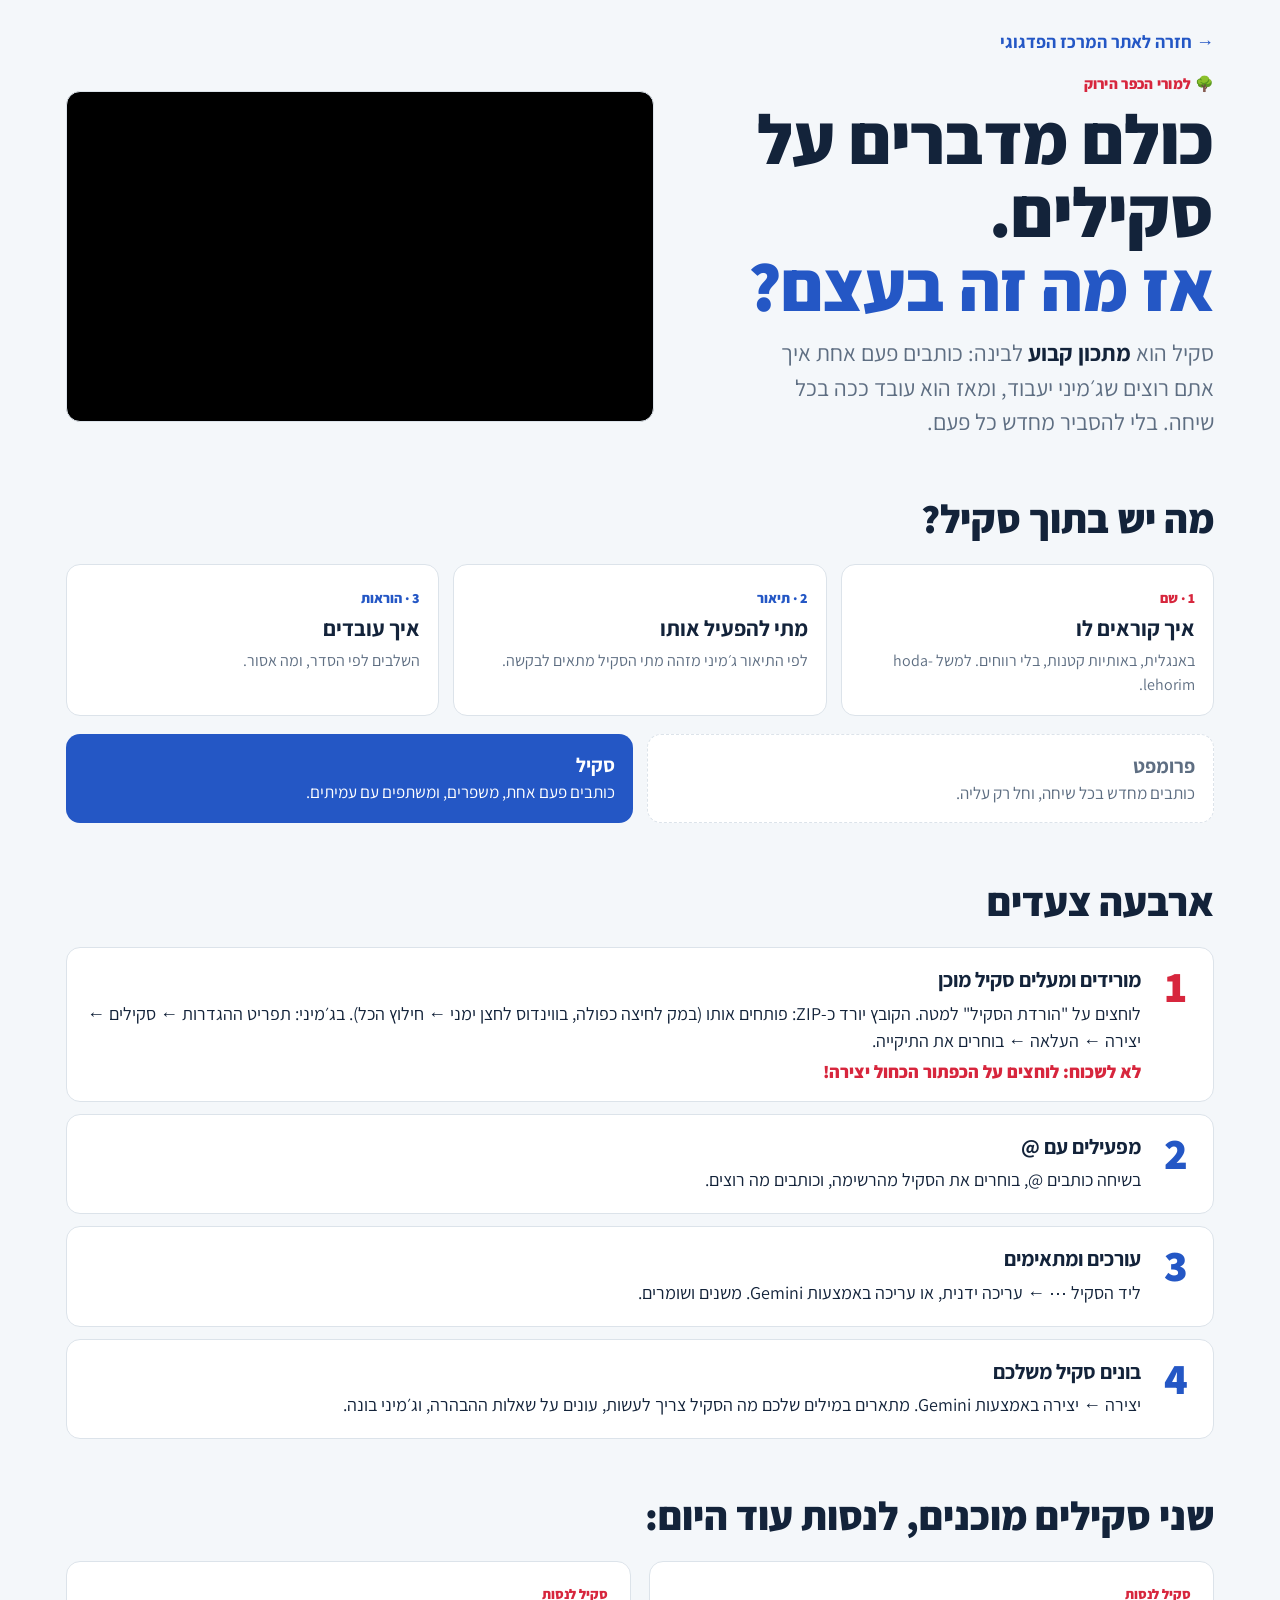
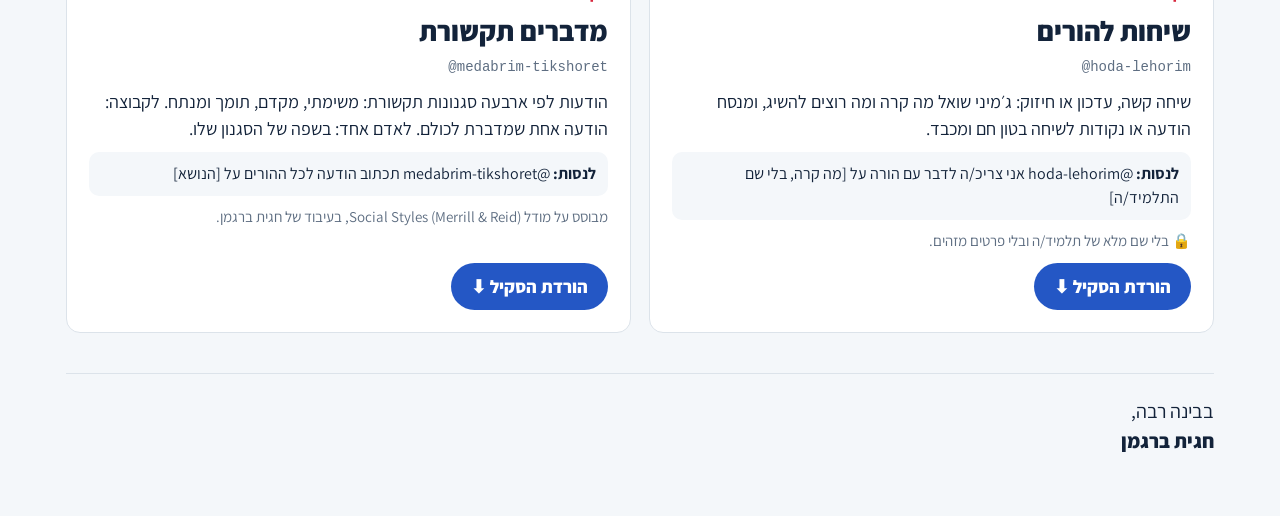
<file: ma-ze-skill/index.html>
<!doctype html>
<html lang="he" dir="rtl"><head><meta charset="utf-8"><meta name="viewport" content="width=device-width, initial-scale=1">
<title>מה זה סקיל? · מורי הכפר הירוק</title>
<link rel="preconnect" href="https://fonts.googleapis.com"><link href="https://fonts.googleapis.com/css2?family=Assistant:wght@400;600;800&display=swap" rel="stylesheet">
<style>
:root{--bg:#F4F7FA;--ink:#13233A;--mut:#5E6E82;--rich:#D7263D;--poor:#2457C5;--card:#fff;--line:#DCE3EA}
*{box-sizing:border-box;margin:0;padding:0}
body{background:var(--bg);color:var(--ink);font-family:Assistant,Arial,sans-serif;font-size:18px;line-height:1.5}
.wrap{max-width:1180px;margin:0 auto;padding:28px 16px 60px}
a.back{display:inline-block;margin-bottom:18px;color:var(--poor);font-weight:700;text-decoration:none}
.eb{font-size:15px;font-weight:800;color:var(--rich);letter-spacing:.02em}
h1{font-size:clamp(38px,6.4vw,70px);font-weight:800;line-height:1.05;margin:6px 0 14px}
h1 span{color:var(--poor);display:block}
.lead{font-size:clamp(18px,2.2vw,23px);color:var(--mut);max-width:42ch}
.lead b{color:var(--ink)}
.hero{display:grid;grid-template-columns:minmax(0,1fr) minmax(0,1.15fr);gap:clamp(18px,4vw,48px);align-items:center;margin-bottom:48px}
.yt{position:relative;aspect-ratio:16/9;border-radius:14px;overflow:hidden;border:1px solid var(--line);background:#000}
.yt iframe{position:absolute;inset:0;width:100%;height:100%;border:0}
h2{font-size:clamp(26px,3.6vw,40px);font-weight:800;margin:0 0 16px}
.three{display:grid;grid-template-columns:repeat(3,1fr);gap:14px;margin-bottom:18px}
.part{background:var(--card);border:1px solid var(--line);border-radius:14px;padding:18px}
.part .k{font-size:14px;font-weight:800;color:var(--poor)}
.part:first-child .k{color:var(--rich)}
.part b{display:block;font-size:22px;margin:2px 0 4px}
.part p{color:var(--mut);font-size:16px}
.vs{display:grid;grid-template-columns:1fr 1fr;gap:14px;margin-bottom:48px}
.vs div{border-radius:14px;padding:16px 18px;font-size:17px}
.vs .pr{background:var(--card);border:1px dashed var(--line);color:var(--mut)}
.vs .sk2{background:var(--poor);color:#fff}
.vs b{display:block;font-size:20px}
.steps{list-style:none;display:grid;gap:12px;margin-bottom:46px}
.steps li{background:var(--card);border:1px solid var(--line);border-radius:14px;padding:16px 18px;display:grid;grid-template-columns:auto 1fr;gap:4px 16px;align-items:start}
.steps .n{grid-row:span 3;font-size:44px;font-weight:800;line-height:1;color:var(--poor);min-width:38px;text-align:center}
.steps li:first-child .n{color:var(--rich)}
.steps b{font-size:21px}
.warn{color:var(--rich);font-weight:800}
.duo{display:grid;grid-template-columns:1fr 1fr;gap:18px;margin-bottom:40px}
.sk{background:var(--card);border:1px solid var(--line);border-radius:14px;padding:22px;display:flex;flex-direction:column;gap:10px}
.sk .tag{font-size:14px;font-weight:800;color:var(--rich)}
.sk h3{font-size:28px;font-weight:800;line-height:1.15}
.slug{font-family:ui-monospace,Menlo,monospace;font-size:14px;color:var(--mut);direction:ltr;text-align:right}
.try{background:var(--bg);border-radius:10px;padding:10px 12px;font-size:16px}
.note{font-size:15px;color:var(--mut)}
.add{margin-top:auto;align-self:flex-start;background:var(--poor);color:#fff;text-decoration:none;font-weight:800;padding:10px 20px;border-radius:999px}
.add:hover{background:var(--ink)}
.sig{display:flex;align-items:center;gap:16px;border-top:1px solid var(--line);padding-top:22px;font-size:20px}
.sig img{height:64px;width:auto;border-radius:8px}
.sig b{font-weight:800}
@media(max-width:760px){.hero,.duo,.vs,.three{grid-template-columns:1fr}}
</style></head><body><div class="wrap">
<a class="back" href="../">→ חזרה לאתר המרכז הפדגוגי</a>
<section class="hero"><div><div class="eb">🌳 למורי הכפר הירוק</div>
<h1>כולם מדברים על סקילים.<span>אז מה זה בעצם?</span></h1>
<p class="lead">סקיל הוא <b>מתכון קבוע</b> לבינה: כותבים פעם אחת איך אתם רוצים שג׳מיני יעבוד, ומאז הוא עובד ככה בכל שיחה. בלי להסביר מחדש כל פעם.</p></div>
<div class="yt"><iframe src="https://www.youtube-nocookie.com/embed/rbnYO3Fw9IU" title="סרטון: סקילים בג׳מיני" allow="encrypted-media; picture-in-picture; fullscreen" allowfullscreen></iframe></div></section>
<h2>מה יש בתוך סקיל?</h2>
<div class="three">
<div class="part"><span class="k">1 · שם</span><b>איך קוראים לו</b><p>באנגלית, באותיות קטנות, בלי רווחים. למשל hoda-lehorim.</p></div>
<div class="part"><span class="k">2 · תיאור</span><b>מתי להפעיל אותו</b><p>לפי התיאור ג׳מיני מזהה מתי הסקיל מתאים לבקשה.</p></div>
<div class="part"><span class="k">3 · הוראות</span><b>איך עובדים</b><p>השלבים לפי הסדר, ומה אסור.</p></div>
</div>
<div class="vs">
<div class="pr"><b>פרומפט</b>כותבים מחדש בכל שיחה, וחל רק עליה.</div>
<div class="sk2"><b>סקיל</b>כותבים פעם אחת, משפרים, ומשתפים עם עמיתים.</div>
</div>
<h2>ארבעה צעדים</h2><ol class="steps"><li><span class="n">1</span><b>מורידים ומעלים סקיל מוכן</b><span>לוחצים על "הורדת הסקיל" למטה. הקובץ יורד כ-ZIP: פותחים אותו (במק לחיצה כפולה, בווינדוס לחצן ימני ← חילוץ הכל). בג׳מיני: תפריט ההגדרות ← סקילים ← יצירה ← העלאה ← בוחרים את התיקייה.</span><span class="warn">לא לשכוח: לוחצים על הכפתור הכחול יצירה!</span></li><li><span class="n">2</span><b>מפעילים עם @</b><span>בשיחה כותבים @, בוחרים את הסקיל מהרשימה, וכותבים מה רוצים.</span></li><li><span class="n">3</span><b>עורכים ומתאימים</b><span>ליד הסקיל ⋯ ← עריכה ידנית, או עריכה באמצעות Gemini. משנים ושומרים.</span></li><li><span class="n">4</span><b>בונים סקיל משלכם</b><span>יצירה ← יצירה באמצעות Gemini. מתארים במילים שלכם מה הסקיל צריך לעשות, עונים על שאלות ההבהרה, וג׳מיני בונה.</span></li></ol>
<h2>שני סקילים מוכנים, לנסות עוד היום:</h2><div class="duo"><article class="sk"><span class="tag">סקיל לנסות</span><h3>שיחות להורים</h3><div class="slug">@hoda-lehorim</div><p>שיחה קשה, עדכון או חיזוק: ג׳מיני שואל מה קרה ומה רוצים להשיג, ומנסח הודעה או נקודות לשיחה בטון חם ומכבד.</p><div class="try"><b>לנסות:</b> @hoda-lehorim אני צריכ/ה לדבר עם הורה על [מה קרה, בלי שם התלמיד/ה]</div><p class="note">🔒 בלי שם מלא של תלמיד/ה ובלי פרטים מזהים.</p><a class="add" href="skills/hoda-lehorim.zip" download>הורדת הסקיל ⬇</a></article><article class="sk"><span class="tag">סקיל לנסות</span><h3>מדברים תקשורת</h3><div class="slug">@medabrim-tikshoret</div><p>הודעות לפי ארבעה סגנונות תקשורת: משימתי, מקדם, תומך ומנתח. לקבוצה: הודעה אחת שמדברת לכולם. לאדם אחד: בשפה של הסגנון שלו.</p><div class="try"><b>לנסות:</b> @medabrim-tikshoret תכתוב הודעה לכל ההורים על [הנושא]</div><p class="note">מבוסס על מודל Social Styles (Merrill & Reid), בעיבוד של חגית ברגמן.</p><a class="add" href="skills/medabrim-tikshoret.zip" download>הורדת הסקיל ⬇</a></article></div>
<footer class="sig"><div>בבינה רבה,<br><b>חגית ברגמן</b></div></footer>
</div></body></html>
</file>
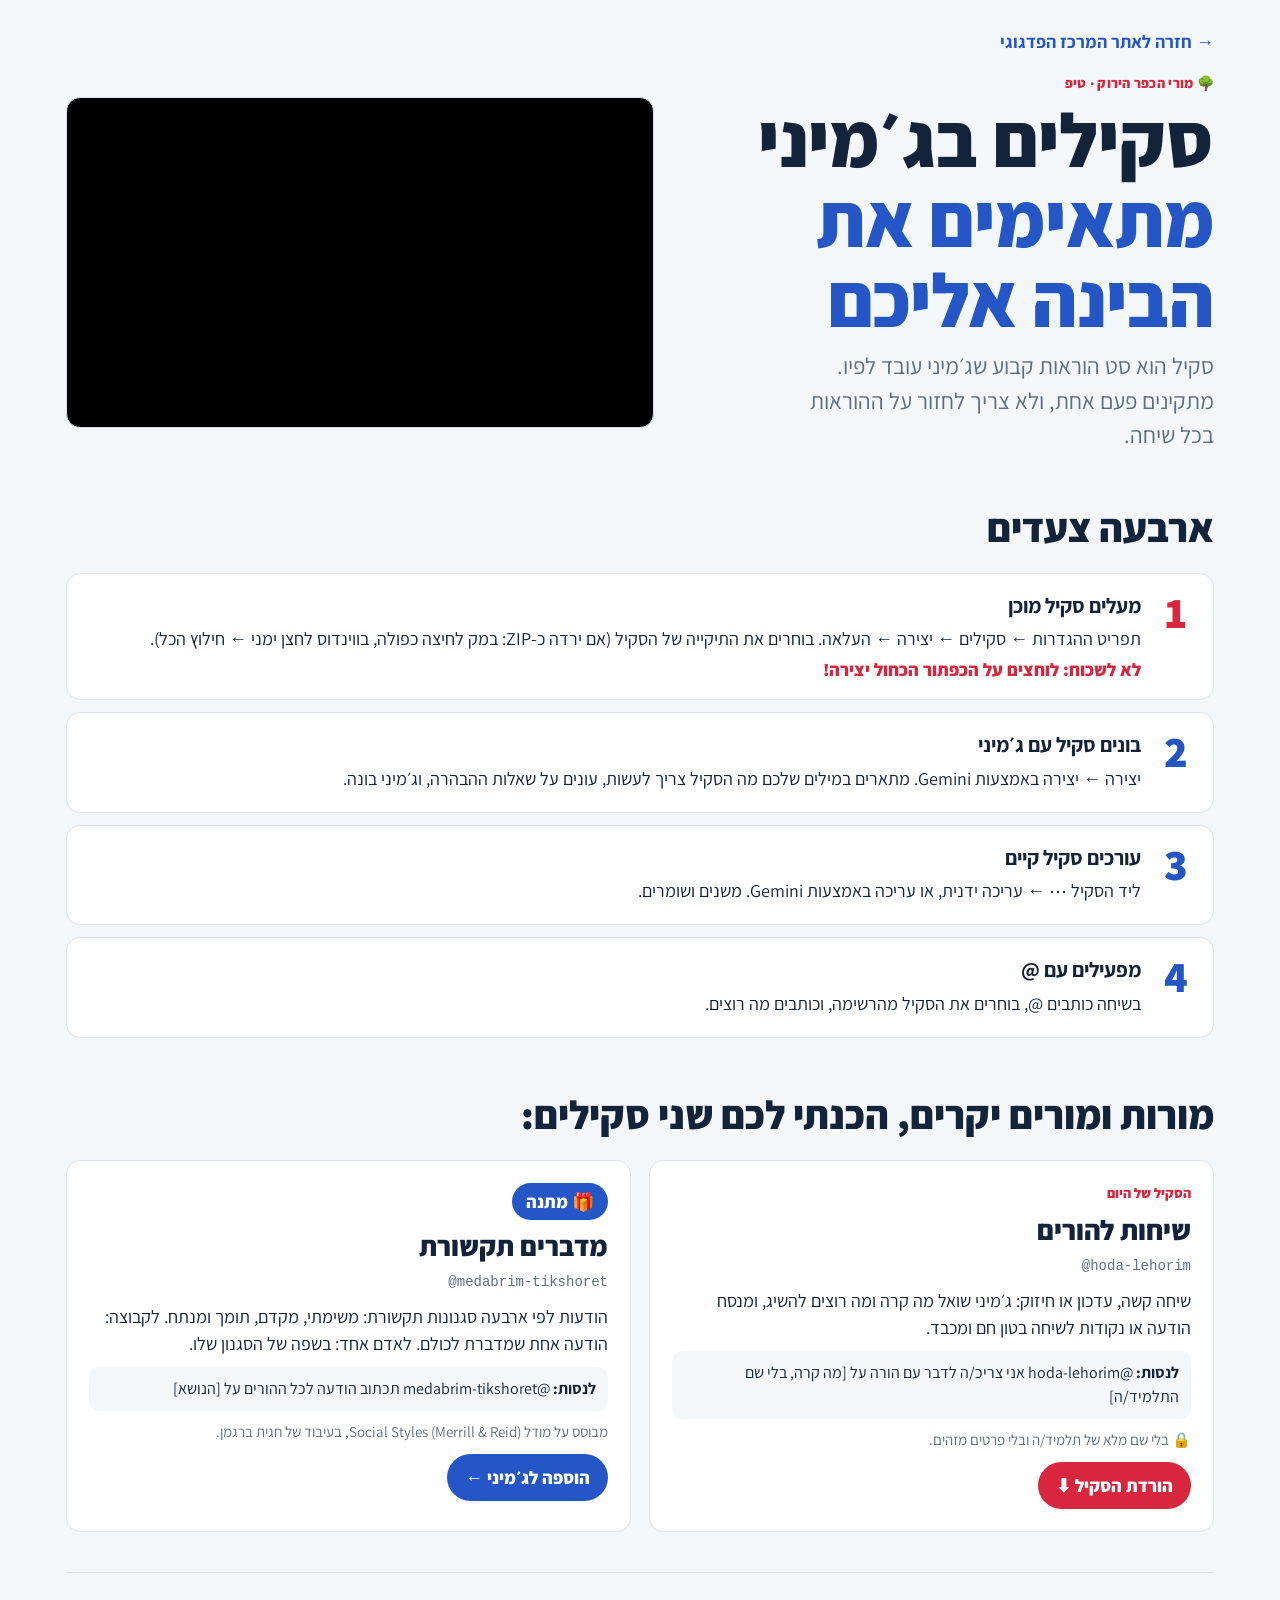
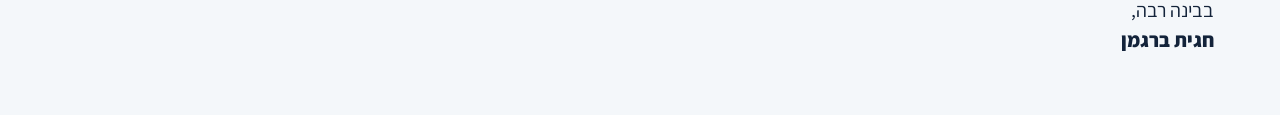
<file: skills-gemini/index.html>
<!doctype html>
<html lang="he" dir="rtl"><head><meta charset="utf-8"><meta name="viewport" content="width=device-width, initial-scale=1">
<title>סקילים בג׳מיני · מורי הכפר הירוק</title>
<link rel="preconnect" href="https://fonts.googleapis.com"><link href="https://fonts.googleapis.com/css2?family=Assistant:wght@400;600;800&display=swap" rel="stylesheet">
<style>
:root{--bg:#F4F7FA;--ink:#13233A;--mut:#5E6E82;--rich:#D7263D;--poor:#2457C5;--card:#fff;--line:#DCE3EA}
*{box-sizing:border-box;margin:0;padding:0}
body{background:var(--bg);color:var(--ink);font-family:Assistant,Arial,sans-serif;font-size:18px;line-height:1.5}
.wrap{max-width:1180px;margin:0 auto;padding:28px 16px 60px}
.sw{display:flex;gap:8px;margin-bottom:26px;flex-wrap:wrap}
.sw a{padding:8px 16px;border-radius:999px;border:1px solid var(--line);background:var(--card);color:var(--ink);text-decoration:none;font-weight:600}
.sw a.on{background:var(--ink);color:#fff;border-color:var(--ink)}
.eb{font-size:14px;font-weight:800;color:var(--rich);letter-spacing:.02em}
h1{font-size:clamp(40px,7vw,76px);font-weight:800;line-height:1.05;margin:6px 0 10px}
h1 span{color:var(--poor)}
.lead{font-size:clamp(18px,2.2vw,23px);color:var(--mut);max-width:40ch}
.hero{display:grid;grid-template-columns:minmax(0,1fr) minmax(0,1.15fr);gap:clamp(18px,4vw,48px);align-items:center;margin-bottom:44px}
a.back{display:inline-block;margin-bottom:18px;color:var(--poor);font-weight:700;text-decoration:none}
.yt{position:relative;aspect-ratio:16/9;border-radius:14px;overflow:hidden;border:1px solid var(--line);background:#000}.yt iframe{position:absolute;inset:0;width:100%;height:100%;border:0}
.yt.soon{display:flex;align-items:center;justify-content:center;background:var(--card);color:var(--mut);font-weight:700;border:2px dashed var(--line)}
video{width:100%;border-radius:14px;border:1px solid var(--line);background:#000;display:block}
h2{font-size:clamp(26px,3.6vw,40px);font-weight:800;margin:0 0 16px}
.steps{list-style:none;display:grid;gap:12px;margin-bottom:46px;counter-reset:s}
.steps li{background:var(--card);border:1px solid var(--line);border-radius:14px;padding:16px 18px;display:grid;grid-template-columns:auto 1fr;gap:4px 16px;align-items:start}
.steps .n{grid-row:span 3;font-size:44px;font-weight:800;line-height:1;color:var(--poor);min-width:38px;text-align:center}
.steps li:first-child .n{color:var(--rich)}
.steps b{font-size:21px}
.warn{color:var(--rich);font-weight:800}
.duo{display:grid;grid-template-columns:1fr 1fr;gap:18px;margin-bottom:40px}
.sk{background:var(--card);border:1px solid var(--line);border-radius:14px;padding:22px;display:flex;flex-direction:column;gap:10px}
.sk .tag{font-size:14px;font-weight:800}
.sk:nth-child(1) .tag{color:var(--rich)}.sk:nth-child(2) .tag{color:var(--poor)}
.sk.gift .tag{align-self:flex-start;background:var(--poor);color:#fff;font-size:18px;padding:5px 14px;border-radius:999px}
.sk h3{font-size:28px;font-weight:800;line-height:1.15}
.slug{font-family:ui-monospace,Menlo,monospace;font-size:14px;color:var(--mut);direction:ltr;text-align:right}
.try{background:var(--bg);border-radius:10px;padding:10px 12px;font-size:16px}
.note{font-size:15px;color:var(--mut)}
.add{align-self:flex-start;background:var(--ink);color:#fff;text-decoration:none;font-weight:800;padding:10px 18px;border-radius:999px}
.sk:nth-child(1) .add{background:var(--rich)}.sk:nth-child(2) .add{background:var(--poor)}
.todo{align-self:flex-start;border:2px dashed var(--rich);color:var(--rich);font-weight:800;padding:8px 14px;border-radius:999px}
.sig{display:flex;align-items:center;gap:16px;border-top:1px solid var(--line);padding-top:22px;font-size:20px}
.sig img{height:64px;width:auto;border-radius:8px}
.sig b{font-weight:800}
@media(max-width:760px){.hero,.duo{grid-template-columns:1fr}}
</style></head><body><div class="wrap"><a class="back" href="../">→ חזרה לאתר המרכז הפדגוגי</a><div id="app"></div></div>
<script>window.FORCE="kfar"</script><script src="content.js?v=2"></script>
<script>
function vid(u){var m=u&&u.match(/(?:youtu\.be\/|v=|shorts\/)([\w-]{11})/);if(m)return '<div class="yt"><iframe src="https://www.youtube-nocookie.com/embed/'+m[1]+'" title="סרטון: סקילים בג׳מיני" allow="encrypted-media; picture-in-picture; fullscreen" allowfullscreen></iframe></div>';if(u)return '<video src="'+u+'" controls playsinline preload="metadata"></video>';return '<div class="yt soon">🎬 הסרטון יעלה כאן בקרוב</div>';}
var G=GUIDE,c=pickCommunity(),C=G.communities[c];
var h=window.FORCE?'':'<nav class="sw">'+Object.keys(G.communities).map(function(k){var x=G.communities[k];return '<a href="?c='+k+'" class="'+(k===c?'on':'')+'">'+x.emoji+' '+x.label+'</a>'}).join('')+'</nav>';
if(window.FORCE)h='';
h+='<section class="hero"><div><div class="eb">'+C.emoji+' '+C.label+' · טיפ</div><h1>'+G.title+'<br><span>'+G.sub+'</span></h1><p class="lead">'+G.intro+'</p></div>'+vid(G.video)+'</section>';
h+='<h2>ארבעה צעדים</h2><ol class="steps">'+G.steps.map(function(s,i){return '<li><span class="n">'+(i+1)+'</span><b>'+s.t+'</b><span>'+s.d+'</span>'+(s.warn?'<span class="warn">'+s.warn+'</span>':'')+'</li>'}).join('')+'</ol>';
h+='<h2>'+C.hello+'</h2><div class="duo">'+C.skills.map(function(s){return '<article class="sk'+(s.gift?' gift':'')+'"><span class="tag">'+(s.gift?'🎁 מתנה':'הסקיל של היום')+'</span><h3>'+s.name+'</h3><div class="slug">@'+s.slug+'</div><p>'+s.what+'</p><div class="try"><b>לנסות:</b> '+s.tryit+'</div><p class="note">'+s.note+'</p>'+linkOrTodo(s)+'</article>'}).join('')+'</div>';
h+='<footer class="sig">'+(C.logo?'<img src="'+C.logo+'" alt="לוגו '+C.label+'">':'')+'<div>בבינה רבה,<br><b>'+C.sign+'</b></div></footer>';
document.getElementById('app').innerHTML=h;
</script></body></html>
</file>
<file: styles.css>
@font-face{font-family:'Frank Ruhl Libre';font-style:normal;font-weight:500 900;font-display:swap;src:url(fonts/frank-hebrew.woff2) format('woff2');unicode-range:U+0307-0308, U+0590-05FF, U+200C-2010, U+20AA, U+25CC, U+FB1D-FB4F;}
@font-face{font-family:'Frank Ruhl Libre';font-style:normal;font-weight:500 900;font-display:swap;src:url(fonts/frank-latin.woff2) format('woff2');unicode-range:U+0000-00FF, U+0131, U+0152-0153, U+02BB-02BC, U+02C6, U+02DA, U+02DC, U+0304, U+0308, U+0329, U+2000-206F, U+20AC, U+2122, U+2191, U+2193, U+2212, U+2215, U+FEFF, U+FFFD;}
@font-face{font-family:'Assistant';font-style:normal;font-weight:400 800;font-display:swap;src:url(fonts/assistant-hebrew.woff2) format('woff2');unicode-range:U+0307-0308, U+0590-05FF, U+200C-2010, U+20AA, U+25CC, U+FB1D-FB4F;}
@font-face{font-family:'Assistant';font-style:normal;font-weight:400 800;font-display:swap;src:url(fonts/assistant-latin.woff2) format('woff2');unicode-range:U+0000-00FF, U+0131, U+0152-0153, U+02BB-02BC, U+02C6, U+02DA, U+02DC, U+0304, U+0308, U+0329, U+2000-206F, U+20AC, U+2122, U+2191, U+2193, U+2212, U+2215, U+FEFF, U+FFFD;}

:root{
  --paper:#FFF7E4; --paper-2:#F5EBD2; --card:#FFFBF1;
  --sage:#85A67B; --sage-soft:#DCE6D4; --olive:#57664C; --olive-dark:#3F4B37;
  --ink:#23301F; --muted:#56604E; --clay:#A9532C;
  --line:rgba(35,48,31,.18);
  --display:'Frank Ruhl Libre', 'David', serif;
  --body:'Assistant', 'Arial Hebrew', Arial, sans-serif;
}
*{box-sizing:border-box}
html{-webkit-text-size-adjust:100%;scroll-padding-top:120px}
body{margin:0;background:var(--paper);color:var(--ink);font-family:var(--body);font-size:1.0625rem;line-height:1.65;overflow-x:hidden}
img{max-width:100%;height:auto;display:block}
a{color:var(--olive-dark);text-decoration-thickness:1px;text-underline-offset:3px}
a:hover{color:var(--clay)}
:focus-visible{outline:3px solid var(--clay);outline-offset:3px;border-radius:2px}
.visually-hidden{position:absolute!important;width:1px;height:1px;overflow:hidden;clip:rect(0 0 0 0);white-space:nowrap}
.skip{position:absolute;top:-60px;right:12px;background:var(--ink);color:var(--paper);padding:8px 14px;z-index:20}
.skip:focus{top:8px}
h1,h2,h3{font-family:var(--display);line-height:1.2;margin:0 0 .4em;color:var(--olive-dark)}
h1{font-weight:900;font-size:clamp(2rem,7vw,3.1rem);letter-spacing:-.01em}
h2{font-weight:700;font-size:clamp(1.4rem,4.6vw,1.85rem)}
h3{font-weight:700;font-size:1.15rem;color:var(--ink)}
p{margin:0 0 .8em}
.lead{font-size:1.15rem;color:var(--muted);max-width:38em}

/* masthead */
.masthead{position:sticky;top:0;z-index:10;background:var(--paper);border-bottom:1.5px solid var(--ink)}
.brand{display:flex;align-items:center;gap:10px;padding:10px 18px 4px;text-decoration:none;color:var(--ink);max-width:1080px;margin:0 auto}
.brand img{width:44px;height:44px}
.brand-text{display:flex;flex-direction:column;line-height:1.05}
.brand,.brand:hover{color:var(--ink)}
.brand-name{color:var(--olive-dark);font-family:var(--body);font-weight:800;font-size:1.25rem;letter-spacing:-.01em}
.brand-sub{font-weight:700;font-size:.95rem;color:var(--olive)}
.tabs-wrap{max-width:1080px;margin:0 auto;position:relative}
.tabs{display:flex;gap:2px;overflow-x:auto;scrollbar-width:none;padding:0 10px;scroll-snap-type:x proximity}
.tabs::-webkit-scrollbar{display:none}
.tab{flex:0 0 auto;position:relative;padding:10px 12px 16px;font-weight:700;font-size:1.02rem;color:var(--muted);text-decoration:none;white-space:nowrap;scroll-snap-align:start}
.tab:hover{color:var(--ink)}
.tab[aria-selected="true"]{color:var(--ink)}
/* three stacked bars, like the base of the bulb in the logo */
.tab[aria-selected="true"]::after{content:"";position:absolute;left:50%;bottom:2px;width:34px;height:11px;transform:translateX(-50%);
  background:
    linear-gradient(var(--olive),var(--olive)) center 0/100% 3px no-repeat,
    linear-gradient(var(--olive),var(--olive)) center 4px/72% 3px no-repeat,
    linear-gradient(var(--olive),var(--olive)) center 8px/44% 3px no-repeat;border-radius:2px}
.tabs-wrap::before{content:"";position:absolute;left:0;top:0;bottom:0;width:26px;background:linear-gradient(to right,var(--paper),rgba(255,247,228,0));pointer-events:none;z-index:1}

main{max-width:1080px;margin:0 auto;padding:22px 18px 40px}
main:focus,[tabindex="-1"]:focus{outline:none}
.panel{animation:fade .25s ease}
@keyframes fade{from{opacity:0;transform:translateY(4px)}to{opacity:1;transform:none}}
@media (prefers-reduced-motion:reduce){.panel{animation:none}}
.js .panel[hidden]{display:none}
.no-js .panel{border-top:1px solid var(--line);padding-top:24px;margin-top:24px}

.page-title{position:relative;padding-top:34px}
.page-title::before,.rule-title::before{content:"";position:absolute;top:0;right:0;width:96px;height:32px;background:url(img/branch.svg) no-repeat right center/contain;transform:scaleX(-1)}
.rule-title{position:relative;padding-top:30px;margin-top:38px}

/* home */
.intro{display:grid;grid-template-columns:96px 1fr;gap:14px 16px;align-items:start}
.intro-logo{width:96px;height:96px}
.kicker,.invite-kicker,.eyebrow{font-weight:800;font-size:.85rem;letter-spacing:.06em;color:var(--clay);margin:0 0 .2em}
.intro h1{margin-top:.1em}
.intro .lead{grid-column:1/-1}
@media (min-width:760px){.intro{grid-template-columns:200px 1fr;gap:28px}.intro-logo{width:200px;height:200px}.intro .lead{grid-column:2}}

.strip{list-style:none;margin:26px -18px 6px;padding:4px 18px 10px;display:flex;gap:6px;overflow-x:auto;scroll-snap-type:x mandatory;scrollbar-width:thin}
.strip li{flex:0 0 132px;text-align:center;scroll-snap-align:start}
.strip img{width:132px;height:132px}
.strip span{display:block;font-weight:700;font-size:.95rem;margin-top:-4px}
@media (min-width:1000px){.strip{margin:26px 0 6px;padding:4px 0 10px;justify-content:space-between;overflow:visible}.strip li{flex:1 1 0}.strip img{width:100%;height:auto}}
.strip-note{font-size:.95rem;color:var(--muted)}

.invite{position:relative;margin:26px 0 8px;padding:22px 20px 20px;background:var(--olive);color:var(--paper);border-radius:4px}
.invite h2{color:var(--paper);font-size:clamp(1.6rem,6vw,2.2rem)}
.invite .invite-kicker{color:#E9DDB5}
.invite p{max-width:34em}
.stamp{display:inline-block;margin:6px 0 0;padding:6px 14px;border:2px dashed #E9DDB5;border-radius:999px;font-weight:800;color:var(--paper)}

.index{list-style:none;margin:0;padding:0;counter-reset:ix}
.index li{border-bottom:1px solid var(--line)}
.index a{display:flex;align-items:baseline;gap:8px;padding:14px 0;text-decoration:none;color:var(--ink);counter-increment:ix}
.index a::before{content:counter(ix);font-family:var(--display);font-weight:900;color:var(--sage);font-size:1.4rem;min-width:1.2em}
.ix-title{font-weight:700;font-size:1.08rem}
.ix-lead{flex:1;border-bottom:2px dotted rgba(35,48,31,.3);transform:translateY(-5px);min-width:12px}
.ix-meta{color:var(--olive);font-weight:700;font-size:.95rem;white-space:nowrap}
.index a:hover .ix-title{color:var(--clay)}
@media (max-width:480px){.index a{flex-wrap:wrap}.ix-title{flex:1 1 80%}.ix-lead{display:none}.ix-meta{flex-basis:100%;padding-right:1.8em;margin-top:-4px}}
.quick{list-style:none;margin:26px 0 0;padding:0;display:flex;flex-wrap:wrap;gap:8px}
.quick a{display:inline-block;padding:8px 16px;border:1.5px solid var(--ink);border-radius:999px;text-decoration:none;font-weight:700;color:var(--ink)}
.quick a:hover{background:var(--ink);color:var(--paper)}

/* team */
.team-grid{list-style:none;margin:20px 0 0;padding:0;display:grid;grid-template-columns:repeat(2,1fr);gap:22px 12px}
@media (min-width:700px){.team-grid{grid-template-columns:repeat(3,1fr)}}
@media (min-width:1000px){.team-grid{grid-template-columns:repeat(4,1fr)}}
.person{text-align:center}
.person img{width:100%;aspect-ratio:1}
.person-name{display:block;font-family:var(--display);font-weight:700;font-size:1.25rem;color:var(--olive-dark);margin-top:2px}
.person-role{display:block;font-size:.95rem;color:var(--muted);font-weight:600}
.team-grid .person:first-child{grid-column:1/-1}
.team-grid .person:first-child img{max-width:300px;margin:0 auto}

/* course cards */
.course-cards{display:grid;gap:16px;margin-top:20px}
@media (min-width:860px){.course-cards{grid-template-columns:repeat(3,1fr)}}
.course-card{display:flex;flex-direction:column;text-decoration:none;color:var(--ink);background:var(--card);border:1.5px solid var(--ink);border-radius:4px;overflow:hidden}
.course-card:hover{background:#fff}
.course-card:hover h2{color:var(--clay)}
.cc-img{background:var(--paper);border-bottom:1.5px solid var(--ink);aspect-ratio:16/9;width:100%;object-fit:cover;object-position:center 30%}
.cc-img.pair{display:flex;justify-content:center;aspect-ratio:auto;padding:8px 0 0}
.cc-img.pair img{width:48%;max-width:220px;height:auto;aspect-ratio:1}
.cc-body{padding:14px 16px 16px;display:flex;flex-direction:column;flex:1}
.cc-body h2{font-size:1.4rem;margin-bottom:.25em}
.cc-lead{font-weight:700;margin-bottom:.2em}
.cc-meta{color:var(--muted);font-size:.98rem}
.more{margin-top:auto;font-weight:800;color:var(--olive-dark)}
.seal{display:flex;align-items:center;justify-content:center}
.seal span{display:flex;align-items:center;justify-content:center;text-align:center;width:120px;height:120px;border-radius:50%;border:3px double var(--olive);color:var(--olive);font-family:var(--display);font-weight:900;font-size:1.15rem;line-height:1.15;transform:rotate(-8deg)}
.cc-img.seal{background:var(--sage-soft)}

.status{display:inline-block;align-self:flex-start;font-size:.85rem;font-weight:800;padding:2px 10px;border-radius:999px;margin-bottom:.6em;border:1.5px solid currentColor}
.status.open{color:var(--olive-dark);background:var(--sage-soft)}
.status.soon{color:var(--clay)}
.status.done{color:var(--olive-dark)}
.status.done::before{content:"✓ "}

/* course detail */
.back{display:inline-block;font-weight:700;margin-bottom:14px;text-decoration:none}
.course-head{display:grid;grid-template-columns:110px 1fr;gap:14px;align-items:center;margin-bottom:12px}
.course-head > img,.course-head .pair img{width:110px;height:110px}
.course-head .pair{display:flex}
.course-head .pair img{width:74px;height:74px}
.course-head .pair img + img{margin-right:-14px}
.course-head h1{font-size:clamp(1.8rem,6.4vw,2.8rem);margin-bottom:.15em}
.course-head .seal span{width:100px;height:100px;font-size:1rem}
.subtitle{font-family:var(--display);font-weight:500;font-size:1.25rem;color:var(--olive);margin-bottom:.3em}
.byline{margin:0;font-size:1.05rem}
@media (min-width:760px){.course-head{grid-template-columns:180px 1fr;gap:28px}.course-head > img{width:180px;height:180px}.course-head .pair img{width:120px;height:120px}}
.facts{display:grid;grid-template-columns:repeat(2,1fr);gap:0;margin:18px 0 8px;border-top:1.5px solid var(--ink);border-bottom:1.5px solid var(--ink)}
@media (min-width:700px){.facts{grid-template-columns:repeat(4,1fr)}}
.facts div{padding:10px 4px 10px 12px;border-bottom:1px solid var(--line)}
.facts dt{font-size:.85rem;font-weight:800;color:var(--clay)}
.facts dd{margin:0;font-weight:700}
.block{margin-top:30px;max-width:46em}
.block > h2{border-bottom:1px solid var(--line);padding-bottom:6px}
.aside{background:var(--paper-2);padding:16px 18px;border-radius:4px}
.aside > h2{border:0;padding:0;font-size:1.3rem}
.meetings{list-style:none;margin:10px 0 0;padding:0;position:relative}
.meetings::before{content:"";position:absolute;top:14px;bottom:14px;right:17px;width:2px;background:var(--ink)}
.meeting{position:relative;display:grid;grid-template-columns:36px 1fr;gap:14px;padding:8px 0}
.node{position:relative;z-index:1;width:36px;height:36px;border-radius:50%;border:2px solid var(--ink);background:var(--paper);display:flex;align-items:center;justify-content:center;font-family:var(--display);font-weight:900;font-size:1.05rem;color:var(--olive-dark)}
.meeting:nth-child(3n+1) .node{background:var(--sage);color:var(--ink)}
.meeting h3{margin:5px 0 .2em}
.meeting p{margin:0 0 .4em;color:#34402F}
.reading{margin:6px 0 0;padding-right:1.4em}
.reading li{padding:3px 0}
.reading li::marker{font-family:var(--display);font-weight:700;color:var(--sage)}
.quote{margin:18px 0 6px;padding:4px 18px 4px 0;border-right:5px solid var(--sage)}
.quote p{font-family:var(--display);font-weight:700;font-size:clamp(1.3rem,5vw,1.7rem);line-height:1.35;color:var(--olive-dark);margin:0}
.empty{border:2px dashed rgba(35,48,31,.3);border-radius:4px;padding:14px 18px}
.empty > h2{border:0;padding:0}
.empty p{color:var(--muted);margin:0}
.course-foot{margin-top:28px}
.button{display:inline-block;background:var(--ink);color:var(--paper);padding:10px 22px;border-radius:999px;font-weight:800;text-decoration:none}
.button:hover{background:var(--olive-dark);color:var(--paper)}

/* timeline */
.timeline{list-style:none;margin:20px 0 0;padding:0;max-width:46em}
.tl-item{display:grid;grid-template-columns:36px 1fr;gap:14px;padding:0 0 22px;position:relative}
.tl-item:not(:last-child)::before{content:"";position:absolute;right:17px;top:36px;bottom:0;width:2px;background:var(--ink)}
.tl-item .node{font-size:.9rem}
.tl-item.done .node{background:var(--sage-soft)}
.tl-card{background:var(--card);border:1.5px solid var(--ink);border-radius:4px;padding:12px 14px}
.tl-card h2{font-size:1.25rem;margin-bottom:.2em}
.tl-card h2 a{color:inherit;text-decoration:none}
.tl-card h2 a:hover{color:var(--clay)}
.tl-rows{display:grid;grid-template-columns:auto 1fr;gap:2px 12px;margin:6px 0 0}
.tl-rows dt{font-weight:800;font-size:.9rem;color:var(--clay)}
.tl-rows dd{margin:0}
.tl-dates{margin:4px 0 0;padding-right:1.1em}

/* video */
.video-frame{max-width:420px;margin:20px auto 0;border:1.5px solid var(--ink);border-radius:6px;overflow:hidden;background:var(--ink)}
.video-frame video{display:block;width:100%;height:auto;max-height:78vh;background:var(--ink)}
.video-soon{border:2px dashed rgba(35,48,31,.3);padding:40px 18px;text-align:center;color:var(--muted);border-radius:4px}

/* links */
.howto{background:var(--sage-soft);border-radius:4px;padding:18px 18px 20px;margin-top:18px}
.howto-steps{margin:0 0 10px;padding-right:1.3em;font-weight:600}
.howto-steps li{padding:2px 0}
.small{font-size:.95rem;color:var(--muted)}
.link-list{list-style:none;margin:20px 0 0;padding:0;display:grid;gap:10px}
@media (min-width:760px){.link-list{grid-template-columns:repeat(2,1fr)}}
.link-card{display:flex;flex-direction:column;height:100%;padding:14px 16px;border:1.5px solid var(--ink);border-radius:4px;background:var(--card);text-decoration:none;color:var(--ink)}
.link-card:hover{background:#fff}
.lc-title{font-family:var(--display);font-weight:700;font-size:1.25rem;color:var(--olive-dark)}
.lc-title::after{content:" ↗";font-family:var(--body);font-size:.9em;color:var(--clay)}
.lc-desc{color:#34402F}
.lc-host{direction:ltr;text-align:right;font-size:.85rem;color:var(--muted);margin-top:4px}

/* contact */
.contact{margin-top:18px;padding:20px 18px;border:1.5px solid var(--ink);border-radius:4px;background:var(--card)}
.contact-main{font-family:var(--display);font-weight:900;font-size:clamp(1.5rem,6vw,2rem);color:var(--olive-dark);line-height:1.25}
.contact-list{list-style:none;margin:8px 0 0;padding:0}
.contact-list li{display:flex;flex-direction:column;padding:8px 0;border-top:1px solid var(--line)}
.contact-list span{font-size:.95rem;color:var(--muted)}
.faq details{border-bottom:1px solid var(--line)}
.faq summary{cursor:pointer;padding:12px 0;font-weight:700;font-size:1.08rem;list-style:none;display:flex;justify-content:space-between;gap:10px}
.faq summary::-webkit-details-marker{display:none}
.faq summary::after{content:"+";font-family:var(--display);font-weight:900;font-size:1.4rem;line-height:1;color:var(--olive)}
.faq details[open] summary::after{content:"–"}
.faq details p{margin:0 0 12px;color:#34402F}

/* footer */
.site-footer{border-top:1.5px solid var(--ink);padding:22px 18px 30px;text-align:center;color:var(--muted);font-size:.95rem}
.site-footer img{margin:0 auto 6px;width:90px;height:auto;transform:scaleX(-1);opacity:.8}
.site-footer p{margin:0 0 4px}
.credit{font-size:.88rem}

.course-head.stack{grid-template-columns:1fr;gap:6px}
.course-head.stack .pair img{width:120px;height:120px}
.course-head.stack .pair img + img{margin-right:-18px}

/* democracy course materials */
.block.wide{max-width:none}
.dem-quote{margin:18px 0;padding:14px 18px;border-right:4px solid var(--sage);background:var(--sage-soft);border-radius:4px}
.dem-quote p{font-family:var(--display);font-weight:700;font-size:1.2rem;color:var(--olive-dark);margin:0 0 .3em;line-height:1.4}
.dem-quote footer{font-size:.9rem;color:var(--muted)}
.dem-topics{list-style:none;margin:10px 0 0;padding:0;display:grid;gap:8px}
.dem-topics li{display:flex;align-items:center;gap:12px;font-weight:700;padding:8px 12px;background:var(--card);border:1px solid var(--line);border-radius:4px}
.dem-topics .node{flex:none;display:inline-grid;place-items:center;width:30px;height:30px;border-radius:50%;background:var(--ink);color:var(--paper);font-family:var(--display);font-weight:700;font-size:.95rem}
.materials{list-style:none;margin:14px 0 0;padding:0;display:grid;gap:16px;grid-template-columns:1fr}
.material{display:flex;flex-direction:column;background:var(--card);border:1.5px solid var(--ink);border-radius:4px;overflow:hidden}
.m-thumb{display:block;aspect-ratio:16/9;background:var(--paper-2);border-bottom:1.5px solid var(--ink);overflow:hidden}
.m-thumb img{width:100%;height:100%;object-fit:cover;object-position:top center}
.m-body{padding:14px 16px 16px;display:flex;flex-direction:column;flex:1}
.m-body h3{font-family:var(--display);font-size:1.3rem;color:var(--olive-dark);margin:0 0 .3em}
.m-body p{margin:0 0 .7em}
.m-kind{font-size:.82rem;font-weight:800;letter-spacing:.04em;color:var(--clay)}
.m-actions{display:flex;flex-wrap:wrap;gap:10px;margin-top:auto!important;padding-top:4px}
.m-actions .button{padding:9px 20px}
.button.ghost{background:transparent;color:var(--ink);border:1.5px solid var(--ink)}
.button.ghost:hover{background:var(--ink);color:var(--paper)}
@media (min-width:700px){.materials{grid-template-columns:repeat(2,1fr)}}
@media (min-width:1080px){.materials{grid-template-columns:repeat(3,1fr)}}


/* ===== בינגוגיה: כפתורי פעולה, סרטון, מועדים (נוסף 1.11.2026) ===== */
.button{cursor:pointer;border:1.5px solid var(--ink);line-height:1.3}
.button.primary{background:var(--clay);border-color:var(--clay);color:#fff;box-shadow:0 3px 0 var(--ink)}
.button.primary:hover{background:var(--olive-dark);border-color:var(--olive-dark);color:#fff}
.button.big{font-size:1.15rem;padding:14px 28px}
.button.ghost{background:transparent;color:var(--ink)}
.button.ghost:hover{background:var(--ink);color:var(--paper)}
.button.syllabus-btn{background:var(--olive-dark);border-color:var(--olive-dark)}
.button.syllabus-btn:hover{background:var(--ink)}
.hero-cta{display:flex;flex-wrap:wrap;gap:10px;margin-top:14px}
.course-actions{display:flex;flex-wrap:wrap;gap:10px;margin:6px 0 20px}
.video-block .video-frame{margin-top:12px}
.video-actions{display:flex;flex-wrap:wrap;justify-content:center;gap:10px;margin:16px auto 0;max-width:420px}
.video-actions .button{flex:1 1 auto;text-align:center;font-size:1.08rem;padding:12px 22px}
.video-sub{text-align:center;margin-top:34px}
.center{text-align:center;margin-top:16px}
.cc-sub{font-family:var(--display);color:var(--olive);margin:-.2em 0 .3em;font-size:1.05rem}
.reg-first{font-weight:700;margin:.4em 0 .4em}

.dates-block{max-width:none}
.dates-note{color:var(--muted);margin-bottom:14px}
.date-grid{list-style:none;margin:0;padding:0;display:grid;gap:12px;grid-template-columns:repeat(auto-fill,minmax(190px,1fr))}
.date-card{position:relative;background:var(--card);border:1.5px solid var(--ink);border-radius:8px;padding:14px 14px 12px 14px;display:flex;flex-direction:column;gap:4px;min-height:118px}
.date-card .d-num{position:absolute;top:-12px;right:12px;width:30px;height:30px;border-radius:50%;background:var(--paper);border:1.5px solid var(--ink);display:flex;align-items:center;justify-content:center;font-family:var(--display);font-weight:900;color:var(--olive-dark);font-size:.98rem}
.date-card .d-main{margin:6px 0 0;display:flex;flex-direction:column}
.date-card .d-day{font-weight:800;color:var(--clay);font-size:.92rem}
.date-card .d-date{font-family:var(--display);font-weight:900;font-size:1.75rem;line-height:1.1;color:var(--olive-dark);direction:ltr;text-align:right;unicode-bidi:isolate}
.date-card .d-tag{align-self:flex-start;font-size:.85rem;font-weight:800;padding:1px 10px;border-radius:999px;background:var(--clay);color:#fff}
.date-card .d-cal{margin-top:auto;padding-top:6px;font-size:.88rem;font-weight:700;color:var(--muted);text-decoration:none}
.date-card .d-cal:hover{color:var(--clay);text-decoration:underline}
.date-card.key{background:var(--sage-soft);border-width:2px;box-shadow:0 3px 0 var(--olive-dark)}
.date-card.key .d-num{background:var(--clay);border-color:var(--clay);color:#fff}
.dates-actions{margin-top:18px;display:flex;flex-wrap:wrap;align-items:center;gap:8px 14px}
.dates-actions .small{margin:0;max-width:30em}
.toast{position:fixed;left:50%;bottom:24px;transform:translateX(-50%);background:var(--ink);color:var(--paper);padding:12px 22px;border-radius:999px;font-weight:800;z-index:50;box-shadow:0 6px 20px rgba(0,0,0,.25);max-width:90vw;text-align:center}
@media (max-width:520px){
  .date-grid{grid-template-columns:1fr 1fr;gap:14px 10px}
  .date-card{padding:14px 10px 10px;min-height:0}
  .date-card .d-date{font-size:1.45rem}
  .hero-cta .button,.course-actions .button{flex:1 1 100%;text-align:center}
  .button.big{font-size:1.08rem;padding:13px 18px}
}
@media (max-width:340px){.date-grid{grid-template-columns:1fr}}
.tl-dates li.key{font-weight:800;color:var(--clay)}
[hidden]{display:none!important}

.m-label{margin:6px 0 0!important;font-weight:800;font-size:.9rem;color:var(--olive-dark)}
.reg-box{display:block;border:2px solid var(--ink);border-radius:18px;padding:16px 18px;background:var(--paper)}
.reg-title{margin:0 0 .3em;font-size:1.15rem}
.reg-steps{margin:0 0 14px;padding-inline-start:1.3em}
.reg-steps li{margin:.25em 0}
</file>
